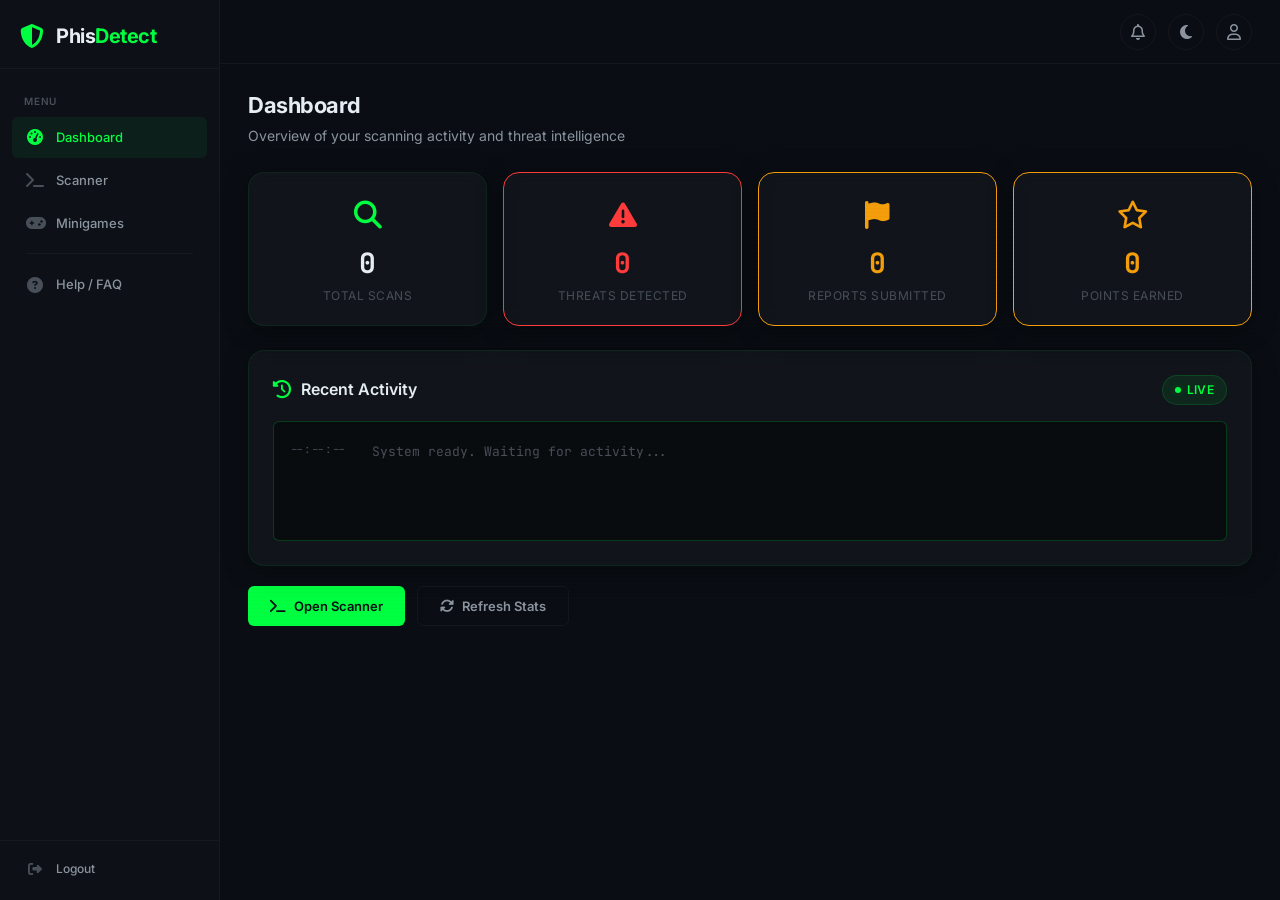
<file: frontend/dashboard.html>
<!DOCTYPE html>
<html lang="en" data-theme="dark">
<head>
    <script>
        (function () {
            function themeFromUrl() {
                try {
                    var t = new URLSearchParams(window.location.search).get('theme');
                    return (t === 'light' || t === 'dark') ? t : null;
                } catch (e) { return null; }
            }
            var theme = themeFromUrl();
            if (!theme) {
                try {
                    var saved = localStorage.getItem('phisdetect-theme');
                    if (saved === 'light' || saved === 'dark') theme = saved;
                } catch (e) {}
            }
            if (theme) {
                document.documentElement.setAttribute('data-theme', theme);
            }
        })();
    </script>
    <meta charset="UTF-8" />
    <meta name="viewport" content="width=device-width, initial-scale=1.0" />
    <title>PhisDetect</title>

    <!-- Meta tags -->
    <meta name="description" content="PhisDetect" />
    <meta name="theme-color" content="#00ff41" />

    <!-- Favicon -->
    <link rel="icon" href="data:image/svg+xml,%3Csvg xmlns='http://www.w3.org/2000/svg' viewBox='0 0 32 32'%3E%3Cpath d='M16 2L4 7v8c0 5.5 4.2 10.7 12 13 7.8-2.3 12-7.5 12-13V7z' fill='%2300ff41' opacity='0.9'/%3E%3Cpath d='M16 4L6 8.5v6.5c0 4.5 3.5 9 10 11 6.5-2 10-6.5 10-11V8.5z' fill='%231a1a2e'/%3E%3Cpath d='M14.5 18l-4-4 1.5-1.5L14.5 15 20 9.5l1.5 1.5z' fill='%2300ff41'/%3E%3C/svg%3E" />
    <link rel="apple-touch-icon" href="data:image/svg+xml,%3Csvg xmlns='http://www.w3.org/2000/svg' viewBox='0 0 32 32'%3E%3Cpath d='M16 2L4 7v8c0 5.5 4.2 10.7 12 13 7.8-2.3 12-7.5 12-13V7z' fill='%2300ff41' opacity='0.9'/%3E%3Cpath d='M16 4L6 8.5v6.5c0 4.5 3.5 9 10 11 6.5-2 10-6.5 10-11V8.5z' fill='%231a1a2e'/%3E%3Cpath d='M14.5 18l-4-4 1.5-1.5L14.5 15 20 9.5l1.5 1.5z' fill='%2300ff41'/%3E%3C/svg%3E" />

    <!-- Open Graph -->
    <meta property="og:title" content="PhisDetect" />
    <meta property="og:description" content="PhisDetect" />
    <meta property="og:type" content="website" />

    <!-- Google Fonts: Inter + JetBrains Mono -->
    <link rel="preconnect" href="https://fonts.googleapis.com" />
    <link rel="preconnect" href="https://fonts.gstatic.com" crossorigin />
    <link href="https://fonts.googleapis.com/css2?family=Inter:opsz,wght@14..32,400;14..32,500;14..32,600;14..32,700;14..32,800&family=JetBrains+Mono:wght@400;500;600;700&display=swap" rel="stylesheet" />

    <!-- Font Awesome 6 -->
    <link rel="stylesheet" href="https://cdnjs.cloudflare.com/ajax/libs/font-awesome/6.5.1/css/all.min.css" />

    <!-- Custom Styles -->
    <link rel="stylesheet" href="css/main.css?v=9" />
    <link rel="stylesheet" href="css/layout.css?v=9" />
    <link rel="stylesheet" href="css/components.css?v=17" />
    <link rel="stylesheet" href="css/terminal.css?v=7" />
    <link rel="stylesheet" href="css/status.css" />
    <link rel="stylesheet" href="css/responsive.css" />
</head>

<body>
    <!-- Terminal Grid Background -->
    <div class="terminal-grid"></div>

    <!-- Scanline Overlay -->
    <div class="scanlines scanlines-subtle"></div>

    <!-- Sidebar Overlay (mobile) -->
    <div class="sidebar-overlay" id="sidebarOverlay"></div>

    <!-- ============================================
    APP WRAPPER
    ============================================ -->
    <div class="app">

        <!-- ============================================
        SIDEBAR
        ============================================ -->
        <aside class="sidebar" id="sidebar" role="navigation" aria-label="Main navigation">
            <!-- Brand -->
            <div class="sidebar-brand">
                <i class="fa-solid fa-shield-halved brand-icon"></i>
                <div>
                    <div class="brand-text">Phis<span class="highlight">Detect</span></div>
                </div>
            </div>

            <!-- Navigation -->
            <nav class="sidebar-nav">
                <div class="nav-section-label">Menu</div>

                <a class="sidebar-item active" data-page="dashboard" href="dashboard.html" aria-current="page">
                    <i class="fa-solid fa-gauge-high"></i>
                    <span>Dashboard</span>
                </a>

                <a class="sidebar-item" data-page="scanner" href="index.html">
                    <i class="fa-solid fa-terminal"></i>
                    <span>Scanner</span>
                </a>

                <a class="sidebar-item" data-page="minigames" href="minigames.html">
                    <i class="fa-solid fa-gamepad"></i>
                    <span>Minigames</span>
                </a>

                <div class="sidebar-divider"></div>

                <a class="sidebar-item" data-page="help" href="help.html">
                    <i class="fa-solid fa-circle-question"></i>
                    <span>Help / FAQ</span>
                </a>
            </nav>

            <!-- Sidebar Footer -->
            <div class="sidebar-footer">
                <button class="sidebar-item" id="logoutBtn">
                    <i class="fa-solid fa-right-from-bracket"></i>
                    <span>Logout</span>
                </button>
            </div>
        </aside>

        <!-- ============================================
        MAIN WRAPPER
        ============================================ -->
        <div class="main-wrapper">

            <!-- ============================================
            HEADER
            ============================================ -->
            <header class="header">
                <div class="header-left">
                    <button class="header-menu-toggle" id="menuToggle" aria-label="Toggle menu">
                        <i class="fa-solid fa-bars"></i>
                    </button>
                </div>

                <div class="header-right">
                    <button class="header-btn" id="notifButton" aria-label="Notifications">
                        <i class="fa-regular fa-bell"></i>
                        <span class="badge" id="notifBadge">3</span>
                    </button>

                    <button class="header-btn" id="themeToggle" aria-label="Toggle theme">
                        <i class="fa-solid fa-moon"></i>
                    </button>

                    <button class="header-btn" id="profileButton" aria-label="Profile">
                        <i class="fa-regular fa-user"></i>
                    </button>
                </div>
            </header>

            <!-- ============================================
            MAIN CONTENT
            ============================================ -->
            <main class="main-content">

                <!-- Page Header -->
                <div class="page-header">
                    <h1>
                        Dashboard
                    </h1>
                    <p>Overview of your scanning activity and threat intelligence</p>
                </div>

                <!-- ==========================================
                STATS GRID
                ========================================== -->
                <div class="stats-grid">
                    <!-- Total Scans -->
                    <div class="card stat-card">
                        <div class="stat-icon">
                            <i class="fa-solid fa-magnifying-glass"></i>
                        </div>
                        <div class="stat-number" id="totalScans">0</div>
                        <div class="stat-caption">Total Scans</div>
                    </div>

                    <!-- Threats Detected -->
                    <div class="card stat-card threats">
                        <div class="stat-icon">
                            <i class="fa-solid fa-triangle-exclamation"></i>
                        </div>
                        <div class="stat-number" id="threatsDetected">0</div>
                        <div class="stat-caption">Threats Detected</div>
                    </div>

                    <!-- Reports Submitted -->
                    <div class="card stat-card reports">
                        <div class="stat-icon">
                            <i class="fa-solid fa-flag"></i>
                        </div>
                        <div class="stat-number" id="reportsSubmitted">0</div>
                        <div class="stat-caption">Reports Submitted</div>
                    </div>

                    <!-- Points Earned -->
                    <div class="card stat-card points">
                        <div class="stat-icon">
                            <i class="fa-regular fa-star"></i>
                        </div>
                        <div class="stat-number" id="pointsEarned">0</div>
                        <div class="stat-caption">Points Earned</div>
                    </div>
                </div>

                <!-- ==========================================
                RECENT ACTIVITY
                ========================================== -->
                <div class="card">
                    <div class="card-header">
                        <div class="card-title">
                            <i class="fa-solid fa-clock-rotate-left"></i>
                            Recent Activity
                        </div>
                        <span class="status-badge green">
                            <span class="badge-dot"></span>
                            Live
                        </span>
                    </div>
                    <div class="card-body">
                        <div class="terminal-log" id="activityLog">
                            <div class="log-line">
                                <span class="log-time">--:--:--</span>
                                <span class="log-gray">System ready. Waiting for activity...</span>
                            </div>
                        </div>
                    </div>
                </div>

                <!-- ==========================================
                QUICK ACTIONS
                ========================================== -->
                <div class="quick-actions">
                    <a href="index.html" class="btn btn-primary">
                        <i class="fa-solid fa-terminal"></i>
                        Open Scanner
                    </a>
                    <button class="btn btn-secondary" onclick="location.reload();">
                        <i class="fa-solid fa-rotate"></i>
                        Refresh Stats
                    </button>
                </div>

            </main><!-- /main-content -->

        </div><!-- /main-wrapper -->

    </div><!-- /app -->

    <!-- ============================================
    DROPDOWN PANELS
    ============================================ -->

    <!-- Notification Dropdown -->
    <div class="dropdown-panel" id="notificationPanel" role="menu" aria-hidden="true">
        <div class="dropdown-header">
            <span><i class="fa-regular fa-bell panel-icon"></i>Notifications</span>
            <button class="mark-all-read">Mark all read</button>
        </div>
        <div class="dropdown-body" id="notificationList"></div>
    </div>

    <!-- Profile Dropdown -->
    <div class="dropdown-panel" id="profilePanel" role="menu" aria-hidden="true">
        <div class="profile-header">
            <div class="profile-avatar">
                <i class="fa-solid fa-user"></i>
            </div>
            <div class="profile-info">
                <div class="profile-name">Guest User</div>
                <div class="profile-points"><i class="fa-regular fa-star star-icon"></i> 0 points</div>
            </div>
        </div>
        <div class="profile-stats">
            <div class="stat-item">
                <span class="stat-value">0</span>
                <span class="stat-label">Reports</span>
            </div>
            <div class="stat-item">
                <span class="stat-value">#--</span>
                <span class="stat-label">Rank</span>
            </div>
        </div>
        <button class="dropdown-item" id="settingsBtn">
            <i class="fa-solid fa-gear"></i> Settings
        </button>
        <button class="dropdown-item" id="logoutBtnDropdown">
            <i class="fa-solid fa-right-from-bracket"></i> Logout
        </button>
    </div>

    <!-- ============================================
    SCRIPTS
    ============================================ -->

    <!-- Application Scripts -->
    <script src="js/utils.js?v=7"></script>
    <script src="js/theme.js?v=2"></script>
    <script src="js/notifications.js"></script>
    <script src="js/profile.js?v=7"></script>
    <script src="js/navigation.js?v=8"></script>
    <script src="js/dashboard.js?v=7"></script>
    <script src="js/app.js"></script>

</body>
</html>
</file>
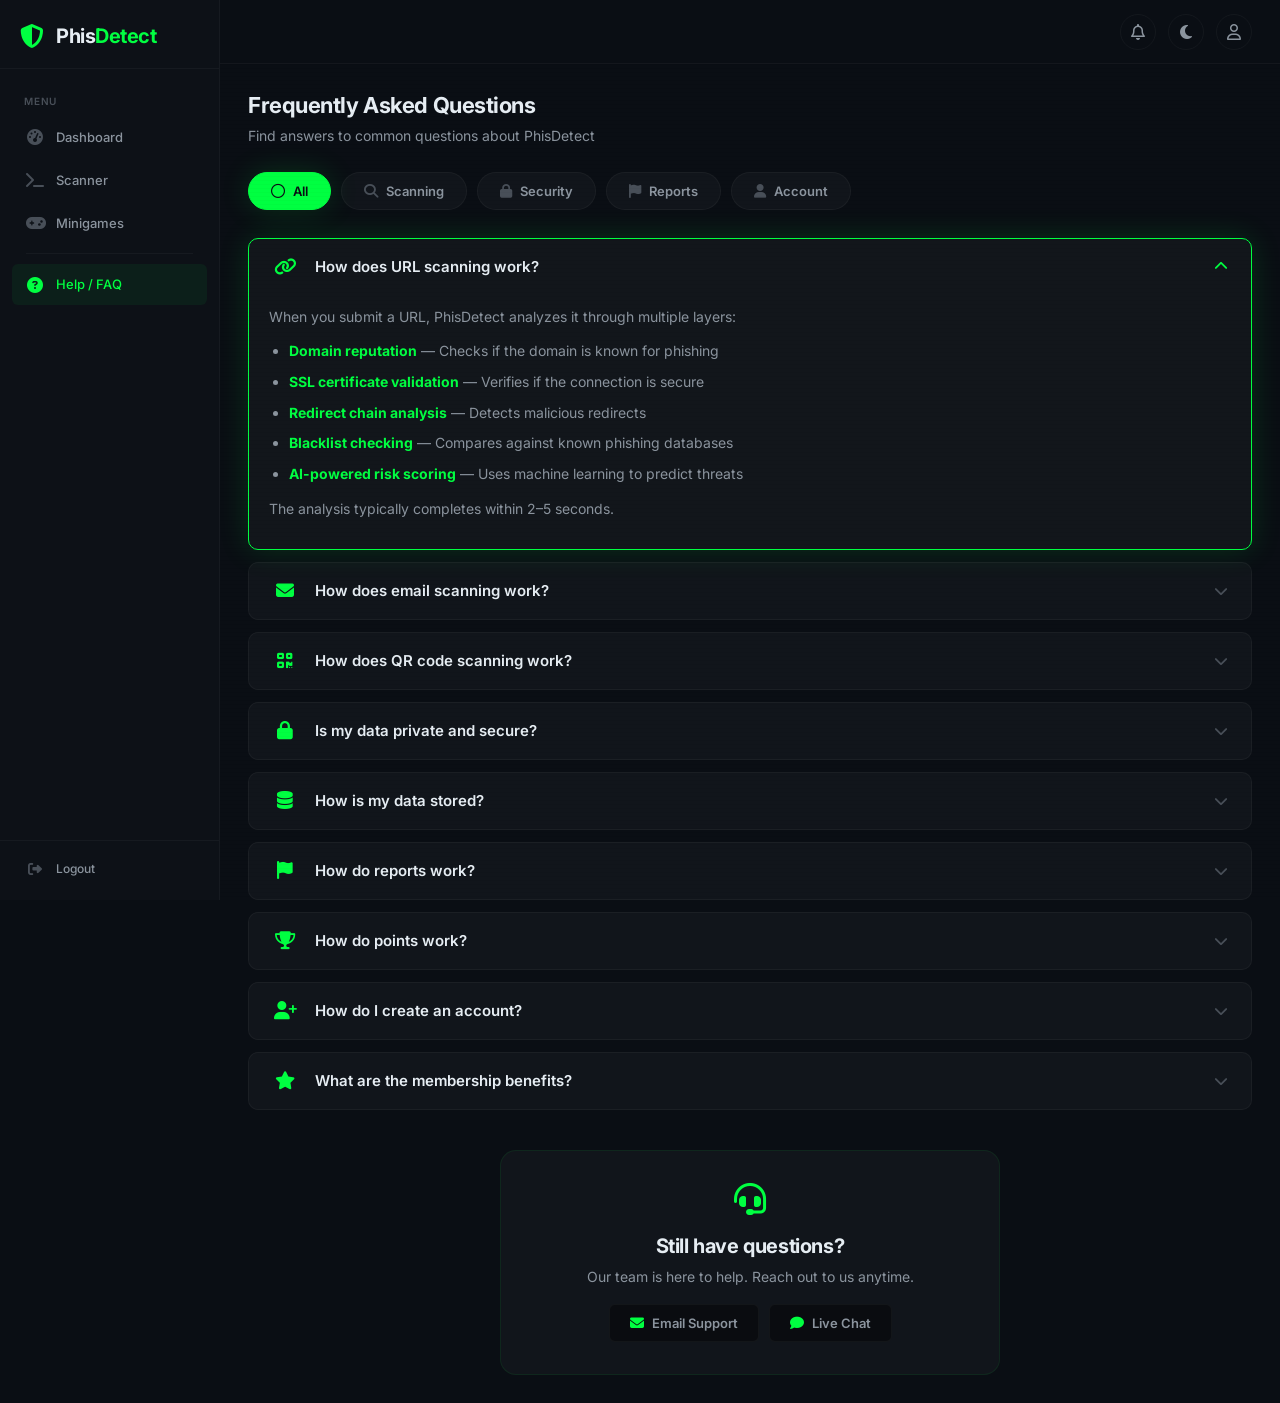
<file: frontend/help.html>
<!DOCTYPE html>
<html lang="en" data-theme="dark">
<head>
    <script>
        (function () {
            function themeFromUrl() {
                try {
                    var t = new URLSearchParams(window.location.search).get('theme');
                    return (t === 'light' || t === 'dark') ? t : null;
                } catch (e) { return null; }
            }
            var theme = themeFromUrl();
            if (!theme) {
                try {
                    var saved = localStorage.getItem('phisdetect-theme');
                    if (saved === 'light' || saved === 'dark') theme = saved;
                } catch (e) {}
            }
            if (theme) {
                document.documentElement.setAttribute('data-theme', theme);
            }
        })();
    </script>
    <meta charset="UTF-8" />
    <meta name="viewport" content="width=device-width, initial-scale=1.0" />
    <title>PhisDetect</title>

    <!-- Meta tags -->
    <meta name="description" content="PhisDetect" />
    <meta name="theme-color" content="#00ff41" />

    <!-- Favicon -->
    <link rel="icon" href="data:image/svg+xml,%3Csvg xmlns='http://www.w3.org/2000/svg' viewBox='0 0 32 32'%3E%3Cpath d='M16 2L4 7v8c0 5.5 4.2 10.7 12 13 7.8-2.3 12-7.5 12-13V7z' fill='%2300ff41' opacity='0.9'/%3E%3Cpath d='M16 4L6 8.5v6.5c0 4.5 3.5 9 10 11 6.5-2 10-6.5 10-11V8.5z' fill='%231a1a2e'/%3E%3Cpath d='M14.5 18l-4-4 1.5-1.5L14.5 15 20 9.5l1.5 1.5z' fill='%2300ff41'/%3E%3C/svg%3E" />
    <link rel="apple-touch-icon" href="data:image/svg+xml,%3Csvg xmlns='http://www.w3.org/2000/svg' viewBox='0 0 32 32'%3E%3Cpath d='M16 2L4 7v8c0 5.5 4.2 10.7 12 13 7.8-2.3 12-7.5 12-13V7z' fill='%2300ff41' opacity='0.9'/%3E%3Cpath d='M16 4L6 8.5v6.5c0 4.5 3.5 9 10 11 6.5-2 10-6.5 10-11V8.5z' fill='%231a1a2e'/%3E%3Cpath d='M14.5 18l-4-4 1.5-1.5L14.5 15 20 9.5l1.5 1.5z' fill='%2300ff41'/%3E%3C/svg%3E" />

    <!-- Open Graph -->
    <meta property="og:title" content="PhisDetect" />
    <meta property="og:description" content="PhisDetect" />
    <meta property="og:type" content="website" />

    <!-- Google Fonts: Inter + JetBrains Mono -->
    <link rel="preconnect" href="https://fonts.googleapis.com" />
    <link rel="preconnect" href="https://fonts.gstatic.com" crossorigin />
    <link href="https://fonts.googleapis.com/css2?family=Inter:opsz,wght@14..32,400;14..32,500;14..32,600;14..32,700;14..32,800&family=JetBrains+Mono:wght@400;500;600;700&display=swap" rel="stylesheet" />

    <!-- Font Awesome 6 -->
    <link rel="stylesheet" href="https://cdnjs.cloudflare.com/ajax/libs/font-awesome/6.5.1/css/all.min.css" />

    <!-- Custom Styles -->
    <link rel="stylesheet" href="css/main.css?v=9" />
    <link rel="stylesheet" href="css/layout.css?v=9" />
    <link rel="stylesheet" href="css/components.css?v=17" />
    <link rel="stylesheet" href="css/terminal.css?v=7" />
    <link rel="stylesheet" href="css/status.css" />
    <link rel="stylesheet" href="css/responsive.css" />
</head>

<body>
    <!-- Terminal Grid Background -->
    <div class="terminal-grid"></div>

    <!-- Scanline Overlay -->
    <div class="scanlines scanlines-subtle"></div>

    <!-- Sidebar Overlay (mobile) -->
    <div class="sidebar-overlay" id="sidebarOverlay"></div>

    <!-- ============================================
    APP WRAPPER
    ============================================ -->
    <div class="app">

        <!-- ============================================
        SIDEBAR
        ============================================ -->
        <aside class="sidebar" id="sidebar" role="navigation" aria-label="Main navigation">
            <!-- Brand -->
            <div class="sidebar-brand">
                <i class="fa-solid fa-shield-halved brand-icon"></i>
                <div>
                    <div class="brand-text">Phis<span class="highlight">Detect</span></div>
                </div>
            </div>

            <!-- Navigation -->
            <nav class="sidebar-nav">
                <div class="nav-section-label">Menu</div>

                <a class="sidebar-item" data-page="dashboard" href="dashboard.html">
                    <i class="fa-solid fa-gauge-high"></i>
                    <span>Dashboard</span>
                </a>

                <a class="sidebar-item" data-page="scanner" href="index.html">
                    <i class="fa-solid fa-terminal"></i>
                    <span>Scanner</span>
                </a>

                <a class="sidebar-item" data-page="minigames" href="minigames.html">
                    <i class="fa-solid fa-gamepad"></i>
                    <span>Minigames</span>
                </a>

                <div class="sidebar-divider"></div>

                <a class="sidebar-item active" data-page="help" href="help.html" aria-current="page">
                    <i class="fa-solid fa-circle-question"></i>
                    <span>Help / FAQ</span>
                </a>
            </nav>

            <!-- Sidebar Footer -->
            <div class="sidebar-footer">
                <button class="sidebar-item" id="logoutBtn">
                    <i class="fa-solid fa-right-from-bracket"></i>
                    <span>Logout</span>
                </button>
            </div>
        </aside>

        <!-- ============================================
        MAIN WRAPPER
        ============================================ -->
        <div class="main-wrapper">

            <!-- ============================================
            HEADER
            ============================================ -->
            <header class="header">
                <div class="header-left">
                    <button class="header-menu-toggle" id="menuToggle" aria-label="Toggle menu">
                        <i class="fa-solid fa-bars"></i>
                    </button>
                </div>

                <div class="header-right">
                    <button class="header-btn" id="notifButton" aria-label="Notifications">
                        <i class="fa-regular fa-bell"></i>
                        <span class="badge" id="notifBadge">3</span>
                    </button>

                    <button class="header-btn" id="themeToggle" aria-label="Toggle theme">
                        <i class="fa-solid fa-moon"></i>
                    </button>

                    <button class="header-btn" id="profileButton" aria-label="Profile">
                        <i class="fa-regular fa-user"></i>
                    </button>
                </div>
            </header>

            <!-- ============================================
            MAIN CONTENT
            ============================================ -->
            <main class="main-content">

                <!-- Page Header -->
                <div class="page-header">
                    <h1>
                        Frequently Asked Questions
                    </h1>
                    <p>Find answers to common questions about PhisDetect</p>
                </div>

                <!-- Category Filters -->
                <div class="help-categories">
                    <button class="category-btn active" data-category="all">
                        <i class="fa-regular fa-circle"></i>
                        All
                    </button>
                    <button class="category-btn" data-category="scanning">
                        <i class="fa-solid fa-magnifying-glass"></i>
                        Scanning
                    </button>
                    <button class="category-btn" data-category="security">
                        <i class="fa-solid fa-lock"></i>
                        Security
                    </button>
                    <button class="category-btn" data-category="reports">
                        <i class="fa-solid fa-flag"></i>
                        Reports
                    </button>
                    <button class="category-btn" data-category="account">
                        <i class="fa-solid fa-user"></i>
                        Account
                    </button>
                </div>

                <!-- FAQ Accordion -->
                <div class="faq-accordion">

                    <!-- ==========================================
                    CATEGORY: SCANNING
                    ========================================== -->

                    <!-- FAQ 1: URL Scanning -->
                    <div class="faq-item active" data-category="scanning">
                        <div class="faq-question" role="button" tabindex="0" aria-expanded="true">
                            <span class="faq-icon"><i class="fa-solid fa-link"></i></span>
                            <span class="faq-question-text">How does URL scanning work?</span>
                            <span class="faq-toggle"><i class="fa-solid fa-chevron-down"></i></span>
                        </div>
                        <div class="faq-answer">
                            <div>
                            <p>When you submit a URL, PhisDetect analyzes it through multiple layers:</p>
                            <ul>
                                <li><strong>Domain reputation</strong> — Checks if the domain is known for phishing</li>
                                <li><strong>SSL certificate validation</strong> — Verifies if the connection is secure</li>
                                <li><strong>Redirect chain analysis</strong> — Detects malicious redirects</li>
                                <li><strong>Blacklist checking</strong> — Compares against known phishing databases</li>
                                <li><strong>AI-powered risk scoring</strong> — Uses machine learning to predict threats</li>
                            </ul>
                            <p>The analysis typically completes within 2–5 seconds.</p>
                            </div>
                        </div>
                    </div>

                    <!-- FAQ 2: Email Scanning -->
                    <div class="faq-item" data-category="scanning">
                        <div class="faq-question" role="button" tabindex="0" aria-expanded="false">
                            <span class="faq-icon"><i class="fa-solid fa-envelope"></i></span>
                            <span class="faq-question-text">How does email scanning work?</span>
                            <span class="faq-toggle"><i class="fa-solid fa-chevron-down"></i></span>
                        </div>
                        <div class="faq-answer">
                            <div>
                            <p>Our email scanner examines several aspects of suspicious emails:</p>
                            <ul>
                                <li><strong>Natural Language Processing</strong> — Detects urgent or manipulative language</li>
                                <li><strong>Grammar analysis</strong> — Identifies poor grammar common in phishing</li>
                                <li><strong>Link extraction</strong> — Finds and analyzes embedded links</li>
                                <li><strong>Sender domain verification</strong> — Checks if the sender is legitimate</li>
                                <li><strong>Attachment scanning</strong> — Detects suspicious file types</li>
                                <li><strong>Spoofing detection</strong> — Identifies impersonation attempts</li>
                            </ul>
                            <p>Simply paste the email content or headers and we'll handle the rest.</p>
                            </div>
                        </div>
                    </div>

                    <!-- FAQ 3: QR Scanning -->
                    <div class="faq-item" data-category="scanning">
                        <div class="faq-question" role="button" tabindex="0" aria-expanded="false">
                            <span class="faq-icon"><i class="fa-solid fa-qrcode"></i></span>
                            <span class="faq-question-text">How does QR code scanning work?</span>
                            <span class="faq-toggle"><i class="fa-solid fa-chevron-down"></i></span>
                        </div>
                        <div class="faq-answer">
                            <div>
                            <p>QR scanning follows a simple process:</p>
                            <ul>
                                <li><strong>Image upload</strong> — Upload a QR code image or drag and drop</li>
                                <li><strong>Decoding</strong> — Extract the URL from the QR code</li>
                                <li><strong>URL analysis</strong> — The extracted URL is automatically scanned using our threat detection</li>
                                <li><strong>Risk assessment</strong> — Get a detailed threat analysis with confidence scores</li>
                            </ul>
                            <p>This is perfect for verifying QR codes you find in emails, posters, or physical locations.</p>
                            </div>
                        </div>
                    </div>

                    <!-- ==========================================
                    CATEGORY: SECURITY
                    ========================================== -->

                    <!-- FAQ 4: Privacy -->
                    <div class="faq-item" data-category="security">
                        <div class="faq-question" role="button" tabindex="0" aria-expanded="false">
                            <span class="faq-icon"><i class="fa-solid fa-lock"></i></span>
                            <span class="faq-question-text">Is my data private and secure?</span>
                            <span class="faq-toggle"><i class="fa-solid fa-chevron-down"></i></span>
                        </div>
                        <div class="faq-answer">
                            <div>
                            <p>Absolutely. We take your privacy seriously:</p>
                            <ul>
                                <li><strong>No data storage</strong> — URLs and emails are analyzed in real-time and not permanently stored</li>
                                <li><strong>Anonymous scanning</strong> — No personal information is required</li>
                                <li><strong>Secure connection</strong> — All data is transmitted over HTTPS</li>
                                <li><strong>No third-party sharing</strong> — Your scans and reports are kept confidential</li>
                                <li><strong>Regular security audits</strong> — We continuously monitor and improve our security</li>
                            </ul>
                            <p>We recommend using PhisDetect as a tool, but always exercise caution online.</p>
                            </div>
                        </div>
                    </div>

                    <!-- FAQ 5: Data Storage -->
                    <div class="faq-item" data-category="security">
                        <div class="faq-question" role="button" tabindex="0" aria-expanded="false">
                            <span class="faq-icon"><i class="fa-solid fa-database"></i></span>
                            <span class="faq-question-text">How is my data stored?</span>
                            <span class="faq-toggle"><i class="fa-solid fa-chevron-down"></i></span>
                        </div>
                        <div class="faq-answer">
                            <div>
                            <p>Data storage follows these principles:</p>
                            <ul>
                                <li><strong>Minimal collection</strong> — We only store what's necessary for your reports</li>
                                <li><strong>Encrypted database</strong> — All stored data is encrypted</li>
                                <li><strong>Anonymous reports</strong> — Report submissions are anonymized</li>
                                <li><strong>Data retention</strong> — Historical data is retained to track trends</li>
                                <li><strong>GDPR compliant</strong> — We follow data protection regulations</li>
                            </ul>
                            <p>You can request data deletion at any time through your account settings.</p>
                            </div>
                        </div>
                    </div>

                    <!-- ==========================================
                    CATEGORY: REPORTS
                    ========================================== -->

                    <!-- FAQ 6: Reports -->
                    <div class="faq-item" data-category="reports">
                        <div class="faq-question" role="button" tabindex="0" aria-expanded="false">
                            <span class="faq-icon"><i class="fa-solid fa-flag"></i></span>
                            <span class="faq-question-text">How do reports work?</span>
                            <span class="faq-toggle"><i class="fa-solid fa-chevron-down"></i></span>
                        </div>
                        <div class="faq-answer">
                            <div>
                            <p>When you submit a threat report:</p>
                            <ul>
                                <li><strong>Report submission</strong> — Click the "Report Threat" button after analysis</li>
                                <li><strong>Automated reporting</strong> — Reports are sent to cybersecurity organizations</li>
                                <li><strong>Points reward</strong> — You earn <strong>+10 points</strong> for each report</li>
                                <li><strong>History tracking</strong> — All your reports are saved to your dashboard</li>
                                <li><strong>Community protection</strong> — Your report helps protect other users</li>
                            </ul>
                            <p>Each report is reviewed and contributes to our threat intelligence database.</p>
                            </div>
                        </div>
                    </div>

                    <!-- FAQ 7: Points -->
                    <div class="faq-item" data-category="reports">
                        <div class="faq-question" role="button" tabindex="0" aria-expanded="false">
                            <span class="faq-icon"><i class="fa-solid fa-trophy"></i></span>
                            <span class="faq-question-text">How do points work?</span>
                            <span class="faq-toggle"><i class="fa-solid fa-chevron-down"></i></span>
                        </div>
                        <div class="faq-answer">
                            <div>
                            <p>Points are our way of rewarding vigilant users:</p>
                            <ul>
                                <li><strong>+5 points</strong> — Detecting a threat (URL, Email, or QR scan)</li>
                                <li><strong>+10 points</strong> — Submitting a threat report</li>
                                <li><strong>Bonus points</strong> — Extra points for reporting critical threats</li>
                                <li><strong>Leaderboard</strong> — Compete with other users for top ranking</li>
                                <li><strong>Badges</strong> — Achieve milestones and earn special recognition</li>
                            </ul>
                            <p>Your points contribute to your rank on the leaderboard.</p>
                            </div>
                        </div>
                    </div>

                    <!-- ==========================================
                    CATEGORY: ACCOUNT
                    ========================================== -->

                    <!-- FAQ 8: Account Creation -->
                    <div class="faq-item" data-category="account">
                        <div class="faq-question" role="button" tabindex="0" aria-expanded="false">
                            <span class="faq-icon"><i class="fa-solid fa-user-plus"></i></span>
                            <span class="faq-question-text">How do I create an account?</span>
                            <span class="faq-toggle"><i class="fa-solid fa-chevron-down"></i></span>
                        </div>
                        <div class="faq-answer">
                            <div>
                            <p>Creating an account is simple:</p>
                            <ul>
                                <li><strong>Click Settings</strong> — Access the settings option in your profile</li>
                                <li><strong>Sign up</strong> — Enter your email and create a password</li>
                                <li><strong>Verify email</strong> — Confirm your email address</li>
                                <li><strong>Start scanning</strong> — Begin earning points and submitting reports</li>
                            </ul>
                            <p>Coming soon: Google and GitHub OAuth integration!</p>
                            </div>
                        </div>
                    </div>

                    <!-- FAQ 9: Membership Benefits -->
                    <div class="faq-item" data-category="account">
                        <div class="faq-question" role="button" tabindex="0" aria-expanded="false">
                            <span class="faq-icon"><i class="fa-solid fa-star"></i></span>
                            <span class="faq-question-text">What are the membership benefits?</span>
                            <span class="faq-toggle"><i class="fa-solid fa-chevron-down"></i></span>
                        </div>
                        <div class="faq-answer">
                            <div>
                            <p>Free users get full access to all features:</p>
                            <ul>
                                <li><strong>Unlimited URL scans</strong> — Scan as many URLs as you need</li>
                                <li><strong>Email analysis</strong> — Analyze suspicious emails</li>
                                <li><strong>QR decoding</strong> — Extract and scan QR codes</li>
                                <li><strong>Report submissions</strong> — Help protect the community</li>
                                <li><strong>Points and badges</strong> — Earn rewards for your vigilance</li>
                                <li><strong>Leaderboard</strong> — Compete globally</li>
                            </ul>
                            <p>We believe cybersecurity should be accessible to everyone. No hidden fees!</p>
                            </div>
                        </div>
                    </div>

                </div><!-- /faq-accordion -->

                <!-- Contact Section -->
                <div class="help-footer">
                    <div class="contact-card">
                        <i class="fa-solid fa-headset"></i>
                        <h3>Still have questions?</h3>
                        <p>Our team is here to help. Reach out to us anytime.</p>
                        <div class="contact-actions">
                            <button class="contact-btn" onclick="Utils.toast('Support email: support@phisdetect.com', 'info')">
                                <i class="fa-solid fa-envelope"></i>
                                Email Support
                            </button>
                            <button class="contact-btn" onclick="Utils.toast('Live chat coming soon!', 'warning')">
                                <i class="fa-solid fa-comment"></i>
                                Live Chat
                            </button>
                        </div>
                    </div>
                </div>

            </main><!-- /main-content -->

        </div><!-- /main-wrapper -->

    </div><!-- /app -->

    <!-- ============================================
    DROPDOWN PANELS
    ============================================ -->

    <!-- Notification Dropdown -->
    <div class="dropdown-panel" id="notificationPanel" role="menu" aria-hidden="true">
        <div class="dropdown-header">
            <span><i class="fa-regular fa-bell panel-icon"></i>Notifications</span>
            <button class="mark-all-read">Mark all read</button>
        </div>
        <div class="dropdown-body" id="notificationList"></div>
    </div>

    <!-- Profile Dropdown -->
    <div class="dropdown-panel" id="profilePanel" role="menu" aria-hidden="true">
        <div class="profile-header">
            <div class="profile-avatar">
                <i class="fa-solid fa-user"></i>
            </div>
            <div class="profile-info">
                <div class="profile-name">Guest User</div>
                <div class="profile-points"><i class="fa-regular fa-star star-icon"></i> 0 points</div>
            </div>
        </div>
        <div class="profile-stats">
            <div class="stat-item">
                <span class="stat-value">0</span>
                <span class="stat-label">Reports</span>
            </div>
            <div class="stat-item">
                <span class="stat-value">#--</span>
                <span class="stat-label">Rank</span>
            </div>
        </div>
        <button class="dropdown-item" id="settingsBtn">
            <i class="fa-solid fa-gear"></i> Settings
        </button>
        <button class="dropdown-item" id="logoutBtnDropdown">
            <i class="fa-solid fa-right-from-bracket"></i> Logout
        </button>
    </div>

    <!-- ============================================
    SCRIPTS
    ============================================ -->

    <!-- Application Scripts -->
    <script src="js/utils.js?v=7"></script>
    <script src="js/theme.js?v=2"></script>
    <script src="js/notifications.js"></script>
    <script src="js/profile.js?v=7"></script>
    <script src="js/navigation.js?v=8"></script>
    <script src="js/faq.js"></script>
    <script src="js/app.js"></script>

</body>
</html>
</file>
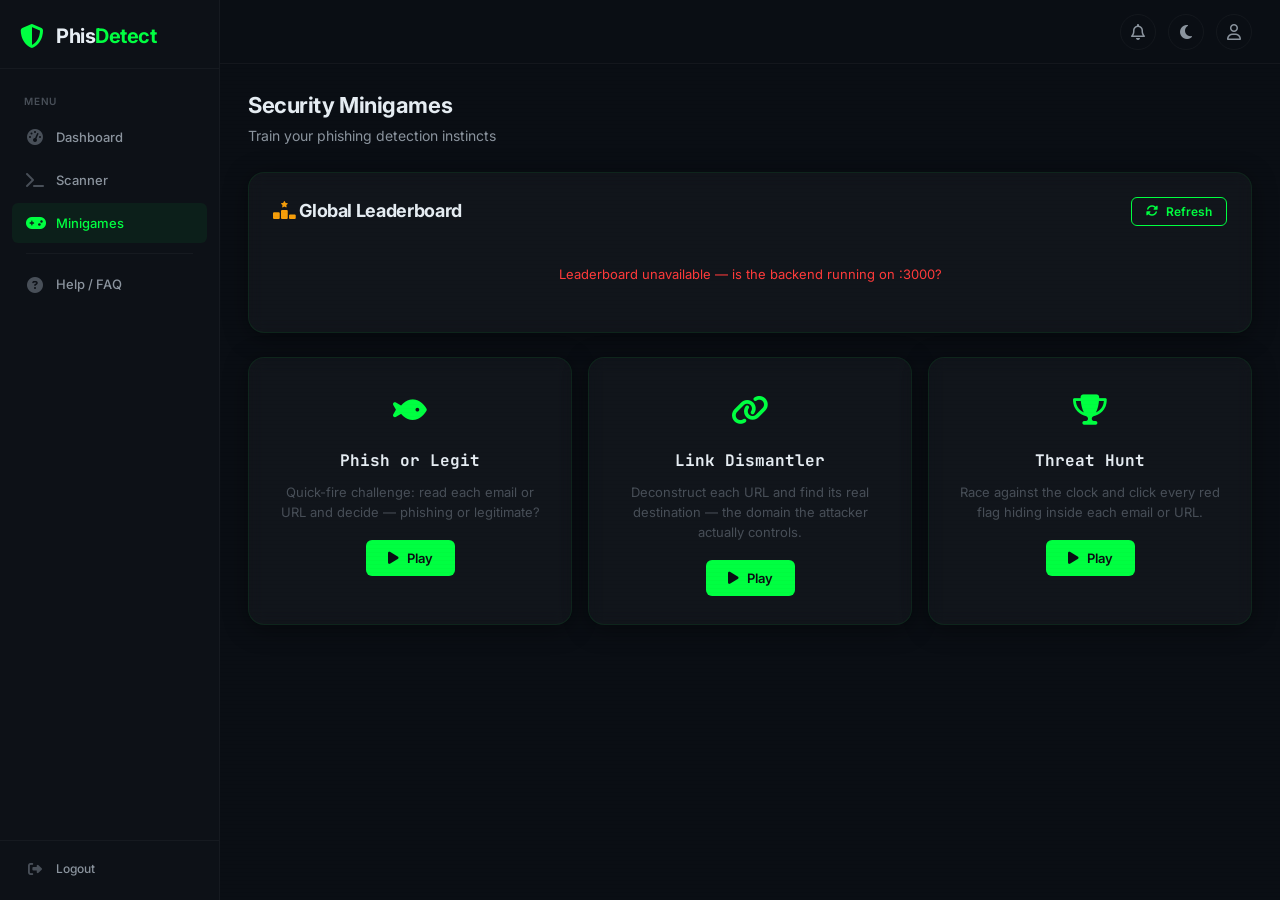
<file: frontend/minigames.html>
<!DOCTYPE html>
<html lang="en" data-theme="dark">
<head>
    <script>
        (function () {
            function themeFromUrl() {
                try {
                    var t = new URLSearchParams(window.location.search).get('theme');
                    return (t === 'light' || t === 'dark') ? t : null;
                } catch (e) { return null; }
            }
            var theme = themeFromUrl();
            if (!theme) {
                try {
                    var saved = localStorage.getItem('phisdetect-theme');
                    if (saved === 'light' || saved === 'dark') theme = saved;
                } catch (e) {}
            }
            if (theme) {
                document.documentElement.setAttribute('data-theme', theme);
            }
        })();
    </script>
    <meta charset="UTF-8" />
    <meta name="viewport" content="width=device-width, initial-scale=1.0" />
    <title>PhisDetect</title>

    <!-- Meta tags -->
    <meta name="description" content="PhisDetect" />
    <meta name="theme-color" content="#00ff41" />

    <!-- Favicon -->
    <link rel="icon" href="data:image/svg+xml,%3Csvg xmlns='http://www.w3.org/2000/svg' viewBox='0 0 32 32'%3E%3Cpath d='M16 2L4 7v8c0 5.5 4.2 10.7 12 13 7.8-2.3 12-7.5 12-13V7z' fill='%2300ff41' opacity='0.9'/%3E%3Cpath d='M16 4L6 8.5v6.5c0 4.5 3.5 9 10 11 6.5-2 10-6.5 10-11V8.5z' fill='%231a1a2e'/%3E%3Cpath d='M14.5 18l-4-4 1.5-1.5L14.5 15 20 9.5l1.5 1.5z' fill='%2300ff41'/%3E%3C/svg%3E" />

    <!-- Google Fonts: Inter + JetBrains Mono -->
    <link rel="preconnect" href="https://fonts.googleapis.com" />
    <link rel="preconnect" href="https://fonts.gstatic.com" crossorigin />
    <link href="https://fonts.googleapis.com/css2?family=Inter:opsz,wght@14..32,400;14..32,500;14..32,600;14..32,700;14..32,800&family=JetBrains+Mono:wght@400;500;600;700&display=swap" rel="stylesheet" />

    <!-- Font Awesome 6 -->
    <link rel="stylesheet" href="https://cdnjs.cloudflare.com/ajax/libs/font-awesome/6.5.1/css/all.min.css" />

    <!-- Custom Styles -->
    <link rel="stylesheet" href="css/main.css?v=9" />
    <link rel="stylesheet" href="css/layout.css?v=9" />
    <link rel="stylesheet" href="css/components.css?v=18" />
    <link rel="stylesheet" href="css/terminal.css?v=7" />
    <link rel="stylesheet" href="css/status.css" />
    <link rel="stylesheet" href="css/responsive.css" />
</head>

<body>
    <!-- Terminal Grid Background -->
    <div class="terminal-grid"></div>

    <!-- Scanline Overlay -->
    <div class="scanlines scanlines-subtle"></div>

    <!-- Sidebar Overlay (mobile) -->
    <div class="sidebar-overlay" id="sidebarOverlay"></div>

    <!-- ============================================
    APP WRAPPER
    ============================================ -->
    <div class="app">

        <!-- ============================================
        SIDEBAR
        ============================================ -->
        <aside class="sidebar" id="sidebar" role="navigation" aria-label="Main navigation">
            <!-- Brand -->
            <div class="sidebar-brand">
                <i class="fa-solid fa-shield-halved brand-icon"></i>
                <div>
                    <div class="brand-text">Phis<span class="highlight">Detect</span></div>
                </div>
            </div>

            <!-- Navigation -->
            <nav class="sidebar-nav">
                <div class="nav-section-label">Menu</div>

                <a class="sidebar-item" data-page="dashboard" href="dashboard.html">
                    <i class="fa-solid fa-gauge-high"></i>
                    <span>Dashboard</span>
                </a>

                <a class="sidebar-item" data-page="scanner" href="index.html">
                    <i class="fa-solid fa-terminal"></i>
                    <span>Scanner</span>
                </a>

                <a class="sidebar-item active" data-page="minigames" href="minigames.html" aria-current="page">
                    <i class="fa-solid fa-gamepad"></i>
                    <span>Minigames</span>
                </a>

                <div class="sidebar-divider"></div>

                <a class="sidebar-item" data-page="help" href="help.html">
                    <i class="fa-solid fa-circle-question"></i>
                    <span>Help / FAQ</span>
                </a>
            </nav>

            <!-- Sidebar Footer -->
            <div class="sidebar-footer">
                <button class="sidebar-item" id="logoutBtn">
                    <i class="fa-solid fa-right-from-bracket"></i>
                    <span>Logout</span>
                </button>
            </div>
        </aside>

        <!-- ============================================
        MAIN WRAPPER
        ============================================ -->
        <div class="main-wrapper">

            <!-- ============================================
            HEADER
            ============================================ -->
            <header class="header">
                <div class="header-left">
                    <button class="header-menu-toggle" id="menuToggle" aria-label="Toggle menu">
                        <i class="fa-solid fa-bars"></i>
                    </button>
                </div>

                <div class="header-right">
                    <button class="header-btn" id="notifButton" aria-label="Notifications">
                        <i class="fa-regular fa-bell"></i>
                        <span class="badge" id="notifBadge">3</span>
                    </button>

                    <button class="header-btn" id="themeToggle" aria-label="Toggle theme">
                        <i class="fa-solid fa-moon"></i>
                    </button>

                    <button class="header-btn" id="profileButton" aria-label="Profile">
                        <i class="fa-regular fa-user"></i>
                    </button>
                </div>
            </header>

            <!-- ============================================
            MAIN CONTENT
            ============================================ -->
            <main class="main-content">

                <!-- Page Header -->
                <div class="page-header">
                    <h1>Security Minigames</h1>
                    <p>Train your phishing detection instincts</p>
                </div>

                <!-- Global Leaderboard -->
                <div class="card">
                    <div class="card-body">
                        <div class="leaderboard-header">
                            <h2><i class="fa-solid fa-ranking-star" style="color: #f59e0b;"></i> Global Leaderboard</h2>
                            <button id="lbRefresh" class="btn btn-outline-primary btn-sm">
                                <i class="fa-solid fa-rotate"></i> Refresh
                            </button>
                        </div>
                        <div id="leaderboardBody" class="leaderboard-body">
                            <p class="lb-empty">Loading&hellip;</p>
                        </div>
                    </div>
                </div>

                <!-- Game Cards -->
                <div class="minigames-grid games-3">

                    <div class="card minigame-card">
                        <div class="minigame-icon"><i class="fa-solid fa-fish"></i></div>
                        <div class="minigame-title">Phish or Legit</div>
                        <p class="minigame-desc">
                            Quick-fire challenge: read each email or URL and decide — phishing or legitimate?
                        </p>
                        <button type="button" class="btn btn-primary" data-open="mg">
                            <i class="fa-solid fa-play"></i> Play
                        </button>
                    </div>

                    <div class="card minigame-card">
                        <div class="minigame-icon"><i class="fa-solid fa-link"></i></div>
                        <div class="minigame-title">Link Dismantler</div>
                        <p class="minigame-desc">
                            Deconstruct each URL and find its real destination — the domain the attacker actually controls.
                        </p>
                        <button type="button" class="btn btn-primary" data-open="ld">
                            <i class="fa-solid fa-play"></i> Play
                        </button>
                    </div>

                    <div class="card minigame-card">
                        <div class="minigame-icon"><i class="fa-solid fa-trophy"></i></div>
                        <div class="minigame-title">Threat Hunt</div>
                        <p class="minigame-desc">
                            Race against the clock and click every red flag hiding inside each email or URL.
                        </p>
                        <button type="button" class="btn btn-primary" data-open="th">
                            <i class="fa-solid fa-play"></i> Play
                        </button>
                    </div>

                </div>

            </main>
        </div><!-- /main-wrapper -->

    </div><!-- /app -->

    <!-- ============================================
    DROPDOWN PANELS
    ============================================ -->

    <!-- Notification Dropdown -->
    <div class="dropdown-panel" id="notificationPanel" role="menu" aria-hidden="true">
        <div class="dropdown-header">
            <span><i class="fa-regular fa-bell panel-icon"></i>Notifications</span>
            <button class="mark-all-read">Mark all read</button>
        </div>
        <div class="dropdown-body" id="notificationList"></div>
    </div>

    <!-- Profile Dropdown -->
    <div class="dropdown-panel" id="profilePanel" role="menu" aria-hidden="true">
        <div class="profile-header">
            <div class="profile-avatar">
                <i class="fa-solid fa-user"></i>
            </div>
            <div class="profile-info">
                <div class="profile-name">Guest User</div>
                <div class="profile-points"><i class="fa-regular fa-star star-icon"></i> 0 points</div>
            </div>
        </div>
        <div class="profile-stats">
            <div class="stat-item">
                <span class="stat-value">0</span>
                <span class="stat-label">Reports</span>
            </div>
            <div class="stat-item">
                <span class="stat-value">#--</span>
                <span class="stat-label">Rank</span>
            </div>
        </div>
        <button class="dropdown-item" id="settingsBtn">
            <i class="fa-solid fa-gear"></i> Settings
        </button>
        <button class="dropdown-item" id="logoutBtnDropdown">
            <i class="fa-solid fa-right-from-bracket"></i> Logout
        </button>
    </div>

    <!-- ============================================
    MINIGAME MODALS
    ============================================ -->

    <!-- Phish or Legit Modal -->
    <div class="modal-overlay" id="mgOverlay" style="display: none;">
        <div class="terminal-modal minigame-modal" role="dialog" aria-modal="true" aria-label="Phish or Legit">
            <div class="terminal-bar">
                <span class="dot dot-red"></span>
                <span class="dot dot-amber"></span>
                <span class="dot dot-green"></span>
                <span class="terminal-title">Phish or Legit</span>
                <button type="button" class="mg-close" id="mgClose" aria-label="Close">
                    <i class="fa-solid fa-xmark"></i>
                </button>
            </div>
            <div class="minigame-body">
                <div class="minigame-play">

                    <!-- Start Screen -->
                    <div id="mgStart" class="minigame-start">
                        <div class="minigame-icon"><i class="fa-solid fa-fish"></i></div>
                        <h2>Phish or Legit</h2>
                        <p>
                            Quick-fire challenge: read each email or URL and decide —
                            is it a phishing attempt, or is it legitimate?
                        </p>
                        <ul class="minigame-rules">
                            <li><i class="fa-solid fa-circle-check" style="color: var(--status-safe);"></i> 10 questions per round</li>
                            <li><i class="fa-solid fa-star" style="color: #f59e0b;"></i> Points scale with difficulty (Easy x1, Normal x2, Hard x3)</li>
                            <li><i class="fa-solid fa-fire-flame-curved" style="color: #f97316;"></i> Chain correct answers for a streak</li>
                        </ul>
                        <div class="minigame-difficulty" data-game="mg">
                            <span class="diff-label">Difficulty</span>
                            <button type="button" class="diff-btn active" data-diff="easy">Easy</button>
                            <button type="button" class="diff-btn" data-diff="normal">Normal</button>
                            <button type="button" class="diff-btn" data-diff="hard">Hard</button>
                        </div>
                        <button id="mgStartBtn" class="btn btn-primary">
                            <i class="fa-solid fa-play"></i> Start Game
                        </button>
                    </div>

                    <!-- Game Screen -->
                    <div id="mgGame" class="minigame-game" style="display: none;">
                        <div class="minigame-hud">
                            <span class="mg-stat" id="mgProgress">Question 1 / 10</span>
                            <span id="mgKind" class="minigame-badge email">Email</span>
                            <span id="mgDiff" class="diff-badge">Normal</span>
                            <span class="mg-stat" id="mgBest">Best: 0 / 0</span>
                            <span class="mg-stat" id="mgScore">Score: <strong>0</strong></span>
                            <span class="mg-stat" id="mgStreak">Streak: <strong>0</strong></span>
                        </div>

                        <div class="minigame-question" id="mgQuestion"></div>

                        <div class="minigame-actions">
                            <button id="mgPhishBtn" class="btn btn-danger">
                                <i class="fa-solid fa-fish"></i> Phish
                            </button>
                            <button id="mgLegitBtn" class="btn btn-success">
                                <i class="fa-solid fa-shield-halved"></i> Legit
                            </button>
                        </div>

                        <div id="mgFeedback" class="minigame-feedback" style="display: none;">
                            <p class="mg-feedback-label" id="mgFeedbackLabel"></p>
                            <p class="mg-explain" id="mgExplain"></p>
                            <button id="mgNextBtn" class="btn btn-primary">
                                Next <i class="fa-solid fa-arrow-right"></i>
                            </button>
                        </div>
                    </div>

                    <!-- Results Screen -->
                    <div id="mgResults" class="minigame-results" style="display: none;">
                        <div class="minigame-icon" id="mgResultIcon"></div>
                        <h2 id="mgResultTitle">Round Complete</h2>
                        <div class="mg-result-score" id="mgResultScore">0 / 10</div>
                        <p id="mgResultDetail"></p>
                        <div class="mg-result-stats" id="mgResultStats"></div>
                        <div class="minigame-difficulty" data-game="mg">
                            <span class="diff-label">Next round difficulty</span>
                            <button type="button" class="diff-btn active" data-diff="easy">Easy</button>
                            <button type="button" class="diff-btn" data-diff="normal">Normal</button>
                            <button type="button" class="diff-btn" data-diff="hard">Hard</button>
                        </div>
                        <button id="mgPlayAgainBtn" class="btn btn-primary">
                            <i class="fa-solid fa-rotate-right"></i> Play Again
                        </button>
                    </div>

                </div>
            </div>
        </div>
    </div>

    <!-- Link Dismantler Modal -->
    <div class="modal-overlay" id="ldOverlay" style="display: none;">
        <div class="terminal-modal minigame-modal" role="dialog" aria-modal="true" aria-label="Link Dismantler">
            <div class="terminal-bar">
                <span class="dot dot-red"></span>
                <span class="dot dot-amber"></span>
                <span class="dot dot-green"></span>
                <span class="terminal-title">Link Dismantler</span>
                <button type="button" class="mg-close" id="ldClose" aria-label="Close">
                    <i class="fa-solid fa-xmark"></i>
                </button>
            </div>
            <div class="minigame-body">
                <div class="minigame-play">

                    <!-- Start Screen -->
                    <div id="ldStart" class="minigame-start">
                        <div class="minigame-icon"><i class="fa-solid fa-link"></i></div>
                        <h2>Link Dismantler</h2>
                        <p>
                            Deconstruct each URL and find its <strong>real destination</strong> —
                            the registrable domain the attacker (or the real site) actually controls.
                        </p>
                        <ul class="minigame-rules">
                            <li><i class="fa-solid fa-circle-check" style="color: var(--status-safe);"></i> 10 URLs per round</li>
                            <li><i class="fa-solid fa-star" style="color: #f59e0b;"></i> Points scale with difficulty (Easy x1, Normal x2, Hard x3)</li>
                            <li><i class="fa-solid fa-code-branch" style="color: #38bdf8;"></i> Subdomains and paths never count — only the core domain</li>
                        </ul>
                        <div class="minigame-difficulty" data-game="ld">
                            <span class="diff-label">Difficulty</span>
                            <button type="button" class="diff-btn active" data-diff="easy">Easy</button>
                            <button type="button" class="diff-btn" data-diff="normal">Normal</button>
                            <button type="button" class="diff-btn" data-diff="hard">Hard</button>
                        </div>
                        <button id="ldStartBtn" class="btn btn-primary">
                            <i class="fa-solid fa-play"></i> Start Game
                        </button>
                    </div>

                    <!-- Game Screen -->
                    <div id="ldGame" class="minigame-game" style="display: none;">
                        <div class="minigame-hud">
                            <span class="mg-stat" id="ldProgress">Question 1 / 10</span>
                            <span id="ldDiff" class="diff-badge">Normal</span>
                            <span class="mg-stat" id="ldBest">Best: 0 / 0</span>
                            <span class="mg-stat" id="ldScore">Score: <strong>0</strong></span>
                            <span class="mg-stat" id="ldStreak">Streak: <strong>0</strong></span>
                        </div>

                        <div class="minigame-question mg-url" id="ldQuestion"></div>

                        <div class="mg-options" id="ldOptions"></div>

                        <div id="ldFeedback" class="minigame-feedback" style="display: none;">
                            <p class="mg-feedback-label" id="ldFeedbackLabel"></p>
                            <p class="mg-explain" id="ldExplain"></p>
                            <button id="ldNextBtn" class="btn btn-primary">
                                Next <i class="fa-solid fa-arrow-right"></i>
                            </button>
                        </div>
                    </div>

                    <!-- Results Screen -->
                    <div id="ldResults" class="minigame-results" style="display: none;">
                        <div class="minigame-icon" id="ldResultIcon"></div>
                        <h2 id="ldResultTitle">Round Complete</h2>
                        <div class="mg-result-score" id="ldResultScore">0 / 10</div>
                        <p id="ldResultDetail"></p>
                        <div class="mg-result-stats" id="ldResultStats"></div>
                        <div class="minigame-difficulty" data-game="ld">
                            <span class="diff-label">Next round difficulty</span>
                            <button type="button" class="diff-btn active" data-diff="easy">Easy</button>
                            <button type="button" class="diff-btn" data-diff="normal">Normal</button>
                            <button type="button" class="diff-btn" data-diff="hard">Hard</button>
                        </div>
                        <button id="ldPlayAgainBtn" class="btn btn-primary">
                            <i class="fa-solid fa-rotate-right"></i> Play Again
                        </button>
                    </div>

                </div>
            </div>
        </div>
    </div>

    <!-- Threat Hunt Modal -->
    <div class="modal-overlay" id="thOverlay" style="display: none;">
        <div class="terminal-modal minigame-modal" role="dialog" aria-modal="true" aria-label="Threat Hunt">
            <div class="terminal-bar">
                <span class="dot dot-red"></span>
                <span class="dot dot-amber"></span>
                <span class="dot dot-green"></span>
                <span class="terminal-title">Threat Hunt</span>
                <button type="button" class="mg-close" id="thClose" aria-label="Close">
                    <i class="fa-solid fa-xmark"></i>
                </button>
            </div>
            <div class="minigame-body">
                <div class="minigame-play">

                    <!-- Start Screen -->
                    <div id="thStart" class="minigame-start">
                        <div class="minigame-icon"><i class="fa-solid fa-trophy"></i></div>
                        <h2>Threat Hunt</h2>
                        <p>
                            Race against the clock! Read each email or dismantled URL and
                            <strong>click every red flag</strong> — the phishing tokens hiding inside.
                        </p>
                        <ul class="minigame-rules">
                            <li><i class="fa-solid fa-circle-check" style="color: var(--status-safe);"></i> 10 challenges per round</li>
                            <li><i class="fa-solid fa-star" style="color: #f59e0b;"></i> Points scale with difficulty (Easy x1, Normal x2, Hard x3)</li>
                            <li><i class="fa-solid fa-stopwatch" style="color: #f97316;"></i> Timer shrinks on harder difficulties (25s / 20s / 15s)</li>
                            <li><i class="fa-solid fa-triangle-exclamation" style="color: #ef4444;"></i> A false alarm or a missed flag ends it</li>
                        </ul>
                        <div class="minigame-difficulty" data-game="th">
                            <span class="diff-label">Difficulty</span>
                            <button type="button" class="diff-btn active" data-diff="easy">Easy</button>
                            <button type="button" class="diff-btn" data-diff="normal">Normal</button>
                            <button type="button" class="diff-btn" data-diff="hard">Hard</button>
                        </div>
                        <button id="thStartBtn" class="btn btn-primary">
                            <i class="fa-solid fa-play"></i> Start Game
                        </button>
                    </div>

                    <!-- Game Screen -->
                    <div id="thGame" class="minigame-game" style="display: none;">
                        <div class="minigame-hud">
                            <span class="mg-stat" id="thProgress">Question 1 / 10</span>
                            <span id="thDiff" class="diff-badge">Normal</span>
                            <span class="mg-stat" id="thBest">Best: 0 / 0</span>
                            <span class="mg-stat" id="thScore">Score: <strong>0</strong></span>
                            <span class="mg-stat" id="thStreak">Streak: <strong>0</strong></span>
                        </div>

                        <div class="th-timer-row">
                            <span class="th-timer-text" id="thTimerText">20s</span>
                            <div class="progress-bar th-timer-bar">
                                <div class="progress-fill red" id="thTimerFill" style="width: 100%;"></div>
                            </div>
                        </div>

                        <div class="th-hint" id="thHint">Click the red flags below. Press <strong>Done</strong> when nothing is left.</div>

                        <div class="th-content" id="thContent"></div>

                        <div class="minigame-actions">
                            <button id="thDoneBtn" class="btn btn-secondary">
                                <i class="fa-solid fa-check"></i> Done
                            </button>
                        </div>

                        <div id="thFeedback" class="minigame-feedback" style="display: none;">
                            <p class="mg-feedback-label" id="thFeedbackLabel"></p>
                            <p class="mg-explain" id="thExplain"></p>
                            <button id="thNextBtn" class="btn btn-primary">
                                Next <i class="fa-solid fa-arrow-right"></i>
                            </button>
                        </div>
                    </div>

                    <!-- Results Screen -->
                    <div id="thResults" class="minigame-results" style="display: none;">
                        <div class="minigame-icon" id="thResultIcon"></div>
                        <h2 id="thResultTitle">Round Complete</h2>
                        <div class="mg-result-score" id="thResultScore">0 / 10</div>
                        <p id="thResultDetail"></p>
                        <div class="mg-result-stats" id="thResultStats"></div>
                        <div class="minigame-difficulty" data-game="th">
                            <span class="diff-label">Next round difficulty</span>
                            <button type="button" class="diff-btn active" data-diff="easy">Easy</button>
                            <button type="button" class="diff-btn" data-diff="normal">Normal</button>
                            <button type="button" class="diff-btn" data-diff="hard">Hard</button>
                        </div>
                        <button id="thPlayAgainBtn" class="btn btn-primary">
                            <i class="fa-solid fa-rotate-right"></i> Play Again
                        </button>
                    </div>

                </div>
            </div>
        </div>
    </div>

    <!-- ============================================
    SCRIPTS
    ============================================ -->

    <!-- Application Scripts -->
    <script src="js/utils.js?v=7"></script>
    <script src="js/theme.js?v=2"></script>
    <script src="js/notifications.js"></script>
    <script src="js/profile.js?v=7"></script>
    <script src="js/navigation.js?v=8"></script>
    <script src="js/minigames.js?v=2"></script>
    <script src="js/app.js"></script>

</body>
</html>
</file>
<file: frontend/css/main.css>
/* ============================================
   MAIN.CSS — Terminal Dashboard Theme
   PhisDetect — Variables, Reset, Base Styles
   ============================================ */

/* ============================================
   1. FONTS
   ============================================ */
/* Fonts are loaded via <link> in each HTML page to avoid render-blocking @import. */

/* ============================================
   2. CSS VARIABLES — Terminal Dashboard
   ============================================ */
:root {
    /* ----- Backgrounds ----- */
    --bg-body: #0a0e14;
    --bg-sidebar: #0d1117;
    --bg-primary: #0e141f;
    --bg-card: rgba(255, 255, 255, 0.03);
    --bg-card-hover: rgba(255, 255, 255, 0.05);
    --bg-input: rgba(0, 0, 0, 0.4);
    --bg-elevated: #111827;
    --bg-active: rgba(0, 255, 65, 0.06);

    /* ----- Borders ----- */
    --border-subtle: rgba(255, 255, 255, 0.04);
    --border-card: rgba(0, 255, 65, 0.08);
    --border-input: rgba(0, 255, 65, 0.2);
    --border-active: rgba(0, 255, 65, 0.3);

    /* ----- Terminal Green (Primary) ----- */
    --green: #00ff41;
    --green-dark: #00cc33;
    --green-darker: #009926;
    --green-light: #33ff66;
    --green-glow: rgba(0, 255, 65, 0.15);
    --green-glow-strong: rgba(0, 255, 65, 0.3);

    /* ----- Text ----- */
    --text-primary: #e6edf3;
    --text-secondary: #8b949e;
    --text-muted: #484f58;
    --text-inverse: #0a0e14;

    /* ----- Status Colors ----- */
    --status-safe: #00ff41;
    --status-safe-glow: rgba(0, 255, 65, 0.2);
    --status-suspicious: #f59e0b;
    --status-suspicious-glow: rgba(245, 158, 11, 0.2);
    --status-danger: #ff3b3b;
    --status-danger-glow: rgba(255, 59, 59, 0.25);
    --status-critical: #ff0000;
    --status-critical-glow: rgba(255, 0, 0, 0.35);

    /* ----- Gradients ----- */
    --gradient-green: linear-gradient(135deg, #00ff41, #00cc33);

    /* ----- Spacing ----- */
    --sidebar-width: 220px;
    --header-height: 64px;
    --nav-height: 60px;

    /* ----- Radius ----- */
    --radius-sm: 6px;
    --radius-md: 10px;
    --radius-lg: 16px;
    --radius-xl: 24px;

    /* ----- Shadows ----- */
    --shadow-card: 0 4px 24px rgba(0, 0, 0, 0.4);
    --shadow-glow: 0 0 40px rgba(0, 255, 65, 0.04);
    --shadow-elevated: 0 8px 32px rgba(0, 0, 0, 0.6);

    /* ----- Transitions ----- */
    --transition-fast: 0.15s ease;
    --transition: 0.25s ease;
    --transition-slow: 0.4s ease;

    /* ----- Glass ----- */
    --glass-blur: blur(8px);
}

/* ============================================
   3. RESET
   ============================================ */
*,
*::before,
*::after {
    box-sizing: border-box;
    margin: 0;
    padding: 0;
}

html {
    scroll-behavior: smooth;
    -webkit-font-smoothing: antialiased;
    -moz-osx-font-smoothing: grayscale;
}

body {
    background-color: var(--bg-body);
    color: var(--text-primary);
    font-family: 'Inter', -apple-system, BlinkMacSystemFont, 'Segoe UI', sans-serif;
    font-size: 14px;
    line-height: 1.6;
    min-height: 100vh;
    margin: 0;
    padding: 0;
    transition: background-color var(--transition);
    position: relative;
}

body::before {
    content: '';
    position: fixed;
    inset: 0;
    pointer-events: none;
    z-index: -1;
    background: radial-gradient(ellipse at 50% -20%, rgba(0, 255, 65, 0.04) 0%, transparent 60%),
                radial-gradient(ellipse at 80% 80%, rgba(0, 255, 65, 0.02) 0%, transparent 50%);
}

body::after {
    content: '';
    position: fixed;
    inset: 0;
    pointer-events: none;
    z-index: -1;
    background-image: 
        radial-gradient(circle at 20% 50%, rgba(0, 255, 65, 0.015) 0%, transparent 50%),
        radial-gradient(circle at 80% 20%, rgba(0, 255, 65, 0.01) 0%, transparent 40%);
}

/* ============================================
   4. TYPOGRAPHY
   ============================================ */
h1,
h2,
h3,
h4,
h5,
h6 {
    color: var(--text-primary);
    font-weight: 700;
    letter-spacing: -0.02em;
    margin: 0;
}

h1 {
    font-size: 28px;
}
h2 {
    font-size: 22px;
}
h3 {
    font-size: 18px;
}
h4 {
    font-size: 16px;
}

p {
    color: var(--text-secondary);
    line-height: 1.6;
    margin: 0;
}

a {
    color: var(--green);
    text-decoration: none;
    transition: color var(--transition-fast);
}

a:not(.btn):hover {
    color: var(--green-light);
}

/* ============================================
   5. TERMINAL FONT UTILITY
   ============================================ */
.terminal-text,
.terminal-input,
.terminal-code {
    font-family: 'JetBrains Mono', 'Fira Code', monospace;
}

.terminal-text {
    font-size: 14px;
    font-weight: 400;
    letter-spacing: -0.01em;
}

.terminal-code {
    font-size: 13px;
    font-weight: 400;
}

/* ============================================
   6. SCROLLBAR — Terminal Green
   ============================================ */
::-webkit-scrollbar {
    width: 6px;
    height: 6px;
}

::-webkit-scrollbar-track {
    background: var(--bg-body);
}

::-webkit-scrollbar-thumb {
    background: rgba(0, 255, 65, 0.2);
    border-radius: 10px;
    transition: background var(--transition);
}

::-webkit-scrollbar-thumb:hover {
    background: var(--green);
    box-shadow: 0 0 20px var(--green-glow);
}

/* ============================================
   7. SELECTION
   ============================================ */
::selection {
    background: var(--green);
    color: var(--text-inverse);
}

::-moz-selection {
    background: var(--green);
    color: var(--text-inverse);
}

/* ============================================
   8. UTILITY CLASSES
   ============================================ */
.hidden {
    display: none !important;
}

.invisible {
    visibility: hidden !important;
}

.sr-only {
    position: absolute !important;
    width: 1px !important;
    height: 1px !important;
    padding: 0 !important;
    margin: -1px !important;
    overflow: hidden !important;
    clip: rect(0, 0, 0, 0) !important;
    border: 0 !important;
}

.text-green {
    color: var(--green);
}

.text-muted {
    color: var(--text-muted);
}

.text-secondary {
    color: var(--text-secondary);
}

.glow-green {
    box-shadow: 0 0 30px var(--green-glow);
}

.border-green {
    border-color: var(--green) !important;
}

/* ============================================
   9. LIGHT MODE OVERRIDES
   ============================================ */
[data-theme="light"] {
    --bg-body: #f0f4f8;
    --bg-sidebar: #e8ecf0;
    --bg-primary: #ffffff;
    --bg-card: rgba(0, 0, 0, 0.02);
    --bg-card-hover: rgba(0, 0, 0, 0.04);
    --bg-input: rgba(0, 0, 0, 0.04);
    --bg-elevated: #ffffff;
    --bg-active: rgba(0, 255, 65, 0.08);

    --border-subtle: rgba(0, 0, 0, 0.06);
    --border-card: rgba(0, 0, 0, 0.08);
    --border-input: rgba(0, 0, 0, 0.15);

    --text-primary: #0a0e14;
    --text-secondary: #3d444a;
    --text-muted: #8b949e;
    --text-inverse: #ffffff;

    --shadow-card: 0 4px 24px rgba(0, 0, 0, 0.08);
    --shadow-elevated: 0 8px 32px rgba(0, 0, 0, 0.12);

    --green: #00b830;
    --green-dark: #009926;
    --green-glow: rgba(0, 184, 48, 0.12);
    --green-glow-strong: rgba(0, 184, 48, 0.2);
}

[data-theme="light"] body {
    background-color: var(--bg-body);
}

[data-theme="light"] body::before {
    background: radial-gradient(ellipse at 50% -20%, rgba(0, 153, 38, 0.05) 0%, transparent 60%),
                radial-gradient(ellipse at 80% 80%, rgba(0, 153, 38, 0.03) 0%, transparent 50%);
}

[data-theme="light"] body::after {
    background-image: 
        radial-gradient(circle at 20% 50%, rgba(0, 153, 38, 0.02) 0%, transparent 50%),
        radial-gradient(circle at 80% 20%, rgba(0, 153, 38, 0.015) 0%, transparent 40%);
}

[data-theme="light"] ::selection {
    background: var(--green);
    color: #ffffff;
}

[data-theme="light"] ::-moz-selection {
    background: var(--green);
    color: #ffffff;
}

[data-theme="light"] ::-webkit-scrollbar-track {
    background: var(--bg-body);
}

[data-theme="light"] ::-webkit-scrollbar-thumb {
    background: rgba(0, 153, 38, 0.2);
}

[data-theme="light"] ::-webkit-scrollbar-thumb:hover {
    background: var(--green);
}

/* ============================================
   10. REDUCED MOTION — Accessibility
   ============================================ */
@media (prefers-reduced-motion: reduce) {
    *,
    *::before,
    *::after {
        animation-duration: 0.01ms !important;
        animation-iteration-count: 1 !important;
        transition-duration: 0.01ms !important;
        scroll-behavior: auto !important;
    }
}
</file>
<file: frontend/css/layout.css>
/* ============================================
   LAYOUT.CSS — Sidebar + Header + Main Grid
   PhisDetect — Terminal Dashboard
   ============================================ */

/* ============================================
   1. APP WRAPPER
   ============================================ */
.app {
    display: flex;
    min-height: 100vh;
    background: var(--bg-body);
    position: relative;
}

/* ============================================
   2. SIDEBAR
   ============================================ */
.sidebar {
    width: var(--sidebar-width);
    background: var(--bg-sidebar);
    border-right: 1px solid var(--border-subtle);
    display: flex;
    flex-direction: column;
    position: fixed;
    top: 0;
    left: 0;
    bottom: 0;
    z-index: 100;
    transition: transform var(--transition), background var(--transition);
    overflow-y: auto;
    overflow-x: hidden;
}

/* Sidebar Brand */
.sidebar-brand {
    padding: 20px 20px 16px 20px;
    border-bottom: 1px solid var(--border-subtle);
    display: flex;
    align-items: center;
    gap: 12px;
}

.sidebar-brand .brand-icon {
    color: var(--green);
    font-size: 24px;
}

.sidebar-brand .brand-text {
    font-size: 20px;
    font-weight: 700;
    color: var(--text-primary);
    letter-spacing: -0.5px;
}

.sidebar-brand .brand-text .highlight {
    color: var(--green);
}

.sidebar-brand .brand-sub {
    font-size: 10px;
    color: var(--text-muted);
    font-weight: 400;
    letter-spacing: 0.3px;
    text-transform: uppercase;
}

/* Sidebar Navigation */
.sidebar-nav {
    flex: 1;
    padding: 16px 12px;
    display: flex;
    flex-direction: column;
    gap: 2px;
}

.sidebar-nav .nav-section-label {
    font-size: 10px;
    font-weight: 600;
    color: var(--text-muted);
    text-transform: uppercase;
    letter-spacing: 0.8px;
    padding: 8px 12px 6px 12px;
}

/* Sidebar Items */
.sidebar-item {
    display: flex;
    align-items: center;
    gap: 12px;
    padding: 10px 14px;
    border-radius: var(--radius-sm);
    color: var(--text-secondary);
    font-size: 13px;
    font-weight: 500;
    cursor: pointer;
    transition: all var(--transition-fast);
    text-decoration: none;
    border: none;
    background: transparent;
    width: 100%;
    font-family: 'Inter', sans-serif;
    position: relative;
}

.sidebar-item i {
    width: 18px;
    font-size: 16px;
    color: var(--text-muted);
    transition: color var(--transition-fast);
    text-align: center;
}

.sidebar-item:hover {
    background: var(--bg-card);
    color: var(--text-primary);
}

.sidebar-item:hover i {
    color: var(--text-secondary);
}

.sidebar-item.active {
    background: var(--bg-active);
    color: var(--green);
}

.sidebar-item.active i {
    color: var(--green);
}



.sidebar-item .item-badge {
    margin-left: auto;
    background: var(--bg-card);
    color: var(--text-muted);
    font-size: 10px;
    font-weight: 600;
    padding: 2px 8px;
    border-radius: 20px;
    border: 1px solid var(--border-subtle);
}

.sidebar-item.active .item-badge {
    border-color: var(--green);
    color: var(--green);
}

/* Sidebar Divider */
.sidebar-divider {
    height: 1px;
    background: var(--border-subtle);
    margin: 8px 14px;
}

/* Sidebar Footer */
.sidebar-footer {
    padding: 12px 12px 16px 12px;
    border-top: 1px solid var(--border-subtle);
}

.sidebar-footer .sidebar-item {
    font-size: 12px;
    padding: 8px 14px;
}

.sidebar-footer .sidebar-item i {
    font-size: 14px;
}

/* ============================================
   3. SIDEBAR — SCROLLBAR
   ============================================ */
.sidebar::-webkit-scrollbar {
    width: 3px;
}

.sidebar::-webkit-scrollbar-track {
    background: transparent;
}

.sidebar::-webkit-scrollbar-thumb {
    background: var(--border-subtle);
    border-radius: 10px;
}

.sidebar::-webkit-scrollbar-thumb:hover {
    background: var(--green);
}

/* ============================================
   4. MAIN CONTENT WRAPPER
   ============================================ */
.main-wrapper {
    flex: 1;
    margin-left: var(--sidebar-width);
    display: flex;
    flex-direction: column;
    min-height: 100vh;
    transition: margin-left var(--transition);
}

/* ============================================
   5. HEADER
   ============================================ */
.header {
    height: var(--header-height);
    background: var(--bg-body);
    border-bottom: 1px solid var(--border-subtle);
    display: flex;
    align-items: center;
    justify-content: space-between;
    padding: 0 28px;
    position: sticky;
    top: 0;
    z-index: 50;
    transition: background var(--transition), border-color var(--transition);
}

.header-left {
    display: flex;
    align-items: center;
    gap: 16px;
}

/* Mobile hamburger (hidden on desktop) */
.header-menu-toggle {
    display: none;
    background: none;
    border: none;
    color: var(--text-secondary);
    font-size: 20px;
    cursor: pointer;
    padding: 4px;
}

.header-menu-toggle:hover {
    color: var(--text-primary);
}

.header-title {
    font-size: 18px;
    font-weight: 600;
    color: var(--text-primary);
}

.header-title .highlight {
    color: var(--green);
}

.header-subtitle {
    font-size: 12px;
    color: var(--text-muted);
    font-weight: 400;
    margin-left: 8px;
}

.header-right {
    display: flex;
    align-items: center;
    gap: 12px;
}

/* Header Icon Buttons */
.header-btn {
    width: 36px;
    height: 36px;
    border-radius: 50%;
    border: 1px solid var(--border-subtle);
    background: transparent;
    color: var(--text-secondary);
    font-size: 16px;
    cursor: pointer;
    display: flex;
    align-items: center;
    justify-content: center;
    transition: all var(--transition-fast);
    position: relative;
}

.header-btn:hover {
    background: var(--bg-card);
    color: var(--text-primary);
    border-color: var(--border-card);
}

.header-btn .badge {
    position: absolute;
    top: -2px;
    right: -2px;
    background: var(--status-danger);
    color: #fff;
    font-size: 9px;
    font-weight: 700;
    width: 18px;
    height: 18px;
    min-width: 18px;
    min-height: 18px;
    padding: 0;
    line-height: 1;
    border-radius: 50%;
    display: none;
    align-items: center;
    justify-content: center;
    border: 2px solid var(--bg-body);
}

.header-btn .badge.visible {
    display: flex;
    animation: badgePulse 0.4s ease;
}

@keyframes badgePulse {
    0% {
        transform: scale(0.5);
        opacity: 0;
    }
    50% {
        transform: scale(1.2);
    }
    100% {
        transform: scale(1);
        opacity: 1;
    }
}

/* ============================================
   6. MAIN CONTENT AREA
   ============================================ */
.main-content {
    flex: 1;
    padding: 24px 28px 28px 28px;
    background: var(--bg-body);
    transition: background var(--transition);
    animation: pageFadeIn 0.4s ease;
}

@keyframes pageFadeIn {
    from {
        opacity: 0;
        transform: translateY(8px);
    }
    to {
        opacity: 1;
        transform: translateY(0);
    }
}

/* ============================================
   7. PAGE HEADER
   ============================================ */
.page-header {
    margin-bottom: 24px;
}

.page-header h1 {
    font-size: 22px;
    font-weight: 700;
    color: var(--text-primary);
    display: flex;
    align-items: center;
    gap: 10px;
}

.page-header h1 i {
    color: var(--green);
}

.page-header p {
    color: var(--text-secondary);
    font-size: 14px;
    margin-top: 2px;
}

/* ============================================
   8. CORE PANELS
   ============================================ */
.panels {
    display: flex;
    flex-direction: column;
    gap: 20px;
}

/* ============================================
   9. DROPDOWN PANELS
   ============================================ */
.dropdown-panel {
    position: fixed;
    top: calc(var(--header-height) + 8px);
    right: 28px;
    width: 340px;
    max-height: 420px;
    background: var(--bg-elevated);
    border: 1px solid var(--border-card);
    border-radius: var(--radius-md);
    box-shadow: var(--shadow-elevated), 0 0 60px rgba(0, 0, 0, 0.4);
    z-index: 200;
    overflow: hidden;
    display: none;
    backdrop-filter: blur(16px);
    -webkit-backdrop-filter: blur(16px);
    opacity: 0;
    transform: translateY(-8px) scale(0.98);
    transition: opacity 0.2s ease, transform 0.2s ease;
}

.dropdown-panel::before {
    content: '';
    position: absolute;
    top: -6px;
    right: 18px;
    width: 12px;
    height: 12px;
    background: var(--bg-elevated);
    border-left: 1px solid var(--border-card);
    border-top: 1px solid var(--border-card);
    transform: rotate(45deg);
    z-index: 1;
}

.dropdown-panel.show {
    display: block;
    opacity: 1;
    transform: translateY(0) scale(1);
}

#notificationPanel::before {
    right: 82px;
}

#profilePanel::before {
    right: 44px;
}

.dropdown-header {
    display: flex;
    align-items: center;
    justify-content: space-between;
    padding: 14px 16px;
    border-bottom: 1px solid var(--border-subtle);
    font-size: 14px;
    font-weight: 600;
    color: var(--text-primary);
}

.mark-all-read {
    background: none;
    border: none;
    color: var(--green);
    font-size: 12px;
    font-weight: 500;
    cursor: pointer;
    padding: 4px 8px;
    border-radius: var(--radius-sm);
    transition: all var(--transition-fast);
}

.mark-all-read:hover {
    background: var(--bg-active);
}

.dropdown-body {
    max-height: 340px;
    overflow-y: auto;
}

/* Notification Items */
.notification-item {
    display: flex;
    align-items: flex-start;
    gap: 12px;
    padding: 12px 16px;
    border-bottom: 1px solid var(--border-subtle);
    cursor: pointer;
    transition: background var(--transition-fast);
}

.notification-item:hover {
    background: var(--bg-card-hover);
}

.notification-item.unread {
    background: rgba(0, 255, 65, 0.03);
}

.notification-item.read {
    opacity: 0.6;
}

.notif-icon {
    width: 32px;
    height: 32px;
    border-radius: 50%;
    display: flex;
    align-items: center;
    justify-content: center;
    flex-shrink: 0;
    background: rgba(255, 255, 255, 0.04);
    font-size: 14px;
}

.notif-content {
    flex: 1;
    min-width: 0;
}

.notif-content p {
    font-size: 13px;
    color: var(--text-primary);
    line-height: 1.4;
    margin: 0;
}

.notif-content small {
    font-size: 11px;
    color: var(--text-muted);
    margin-top: 2px;
    display: block;
}

.notif-dismiss {
    background: none;
    border: none;
    color: var(--text-muted);
    cursor: pointer;
    padding: 4px;
    font-size: 12px;
    opacity: 0;
    transition: all var(--transition-fast);
    flex-shrink: 0;
}

.notification-item:hover .notif-dismiss {
    opacity: 1;
}

.notif-dismiss:hover {
    color: var(--status-danger);
}

.no-notifs {
    padding: 30px 20px;
    text-align: center;
    color: var(--text-muted);
    font-size: 13px;
}

/* Profile Panel */
.profile-header {
    display: flex;
    align-items: center;
    gap: 14px;
    padding: 18px 16px;
    border-bottom: 1px solid var(--border-subtle);
}

.profile-avatar {
    width: 44px;
    height: 44px;
    border-radius: 50%;
    background: var(--bg-active);
    border: 2px solid var(--green);
    display: flex;
    align-items: center;
    justify-content: center;
    color: var(--green);
    font-size: 18px;
    flex-shrink: 0;
}

.profile-info {
    flex: 1;
    min-width: 0;
}

.profile-name {
    font-size: 15px;
    font-weight: 600;
    color: var(--text-primary);
}

.profile-points {
    font-size: 12px;
    color: var(--text-secondary);
    margin-top: 2px;
}

.profile-stats {
    display: flex;
    padding: 14px 16px;
    border-bottom: 1px solid var(--border-subtle);
    gap: 20px;
}

.profile-stats .stat-item {
    display: flex;
    flex-direction: column;
    align-items: center;
    flex: 1;
}

.profile-stats .stat-item .stat-value {
    font-size: 18px;
    font-weight: 700;
    font-family: 'JetBrains Mono', monospace;
    color: var(--text-primary);
}

.profile-stats .stat-item .stat-label {
    font-size: 11px;
    color: var(--text-muted);
    text-transform: uppercase;
    letter-spacing: 0.5px;
}

.dropdown-item {
    display: flex;
    align-items: center;
    gap: 10px;
    width: 100%;
    padding: 12px 16px;
    background: none;
    border: none;
    border-bottom: 1px solid var(--border-subtle);
    color: var(--text-secondary);
    font-size: 13px;
    font-weight: 500;
    cursor: pointer;
    transition: all var(--transition-fast);
    text-align: left;
    font-family: 'Inter', sans-serif;
}

.dropdown-item:last-child {
    border-bottom: none;
}

.dropdown-item:hover {
    background: var(--bg-card-hover);
    color: var(--text-primary);
}

/* ============================================
   10. SIDEBAR OVERLAY (Mobile)
   ============================================ */
.sidebar-overlay {
    display: none;
    position: fixed;
    top: 0;
    left: 0;
    right: 0;
    bottom: 0;
    background: rgba(0, 0, 0, 0.6);
    z-index: 90;
}

.sidebar-overlay.visible {
    display: block;
}

/* ============================================
   11. LIGHT MODE OVERRIDES
   ============================================ */
[data-theme="light"] .sidebar {
    background: var(--bg-sidebar);
    border-right-color: var(--border-subtle);
}

[data-theme="light"] .header {
    background: var(--bg-body);
    border-bottom-color: var(--border-subtle);
}

[data-theme="light"] .sidebar-item:hover {
    background: var(--bg-card);
}

[data-theme="light"] .sidebar-item.active {
    background: var(--bg-active);
}

[data-theme="light"] .main-content {
    background: var(--bg-body);
}

[data-theme="light"] .header-btn {
    border-color: var(--border-subtle);
}

[data-theme="light"] .header-btn:hover {
    background: var(--bg-card);
    border-color: var(--border-card);
}

[data-theme="light"] .header-btn .badge {
    border-color: var(--bg-body);
}

[data-theme="light"] .dropdown-panel {
    background: var(--bg-elevated);
    border-color: var(--border-card);
    box-shadow: var(--shadow-elevated);
}

[data-theme="light"] .dropdown-header {
    border-bottom-color: var(--border-subtle);
}

[data-theme="light"] .notification-item.unread {
    background: rgba(0, 153, 38, 0.04);
}

[data-theme="light"] .notif-icon {
    background: rgba(0, 0, 0, 0.04);
}

[data-theme="light"] .dropdown-item:hover {
    background: var(--bg-card-hover);
}

[data-theme="light"] .profile-avatar {
    background: var(--bg-active);
    border-color: var(--green);
}

[data-theme="light"] .profile-stats {
    border-bottom-color: var(--border-subtle);
}

[data-theme="light"] .notification-item {
    border-bottom-color: var(--border-subtle);
}
</file>
<file: frontend/css/components.css>
/* ============================================
   COMPONENTS.CSS — Terminal Dashboard Components
   PhisDetect — Cards, Buttons, Inputs, Tabs, Category Buttons
   ============================================ */

/* ============================================
   1. CARDS
   ============================================ */
.card {
    background: var(--bg-card);
    backdrop-filter: var(--glass-blur);
    border: 1px solid var(--border-card);
    border-radius: var(--radius-lg);
    padding: 24px;
    transition: all var(--transition);
    box-shadow: var(--shadow-card);
    animation: cardIn 0.45s cubic-bezier(0.2, 0.7, 0.2, 1) both;
}

@keyframes cardIn {
    from {
        opacity: 0;
        transform: translateY(14px);
    }
    to {
        opacity: 1;
        transform: translateY(0);
    }
}

.stats-grid .stat-card:nth-child(1) { animation-delay: 0.05s; }
.stats-grid .stat-card:nth-child(2) { animation-delay: 0.12s; }
.stats-grid .stat-card:nth-child(3) { animation-delay: 0.19s; }
.stats-grid .stat-card:nth-child(4) { animation-delay: 0.26s; }

.card:hover {
    border-color: var(--border-active);
    box-shadow: var(--shadow-glow);
}

.card-header {
    display: flex;
    align-items: center;
    justify-content: space-between;
    margin-bottom: 16px;
    flex-wrap: wrap;
    gap: 8px;
}

.card-title {
    font-size: 16px;
    font-weight: 600;
    color: var(--text-primary);
    display: flex;
    align-items: center;
    gap: 10px;
}

.card-title i {
    color: var(--green);
    font-size: 18px;
}

.card-subtitle {
    font-size: 13px;
    color: var(--text-secondary);
    margin-top: 2px;
}

.card-body {
    color: var(--text-secondary);
}

.card-footer {
    margin-top: 16px;
    padding-top: 16px;
    border-top: 1px solid var(--border-subtle);
    display: flex;
    justify-content: flex-end;
    gap: 10px;
    flex-wrap: wrap;
}

/* Card variants */
.card-danger {
    border-color: var(--status-danger);
}

.card-danger .card-title i {
    color: var(--status-danger);
}

.card-success {
    border-color: var(--status-safe);
}

.card-success .card-title i {
    color: var(--status-safe);
}

.card-warning {
    border-color: var(--status-suspicious);
}

.card-warning .card-title i {
    color: var(--status-suspicious);
}

/* ============================================
   2. BUTTONS
   ============================================ */
.btn {
    display: inline-flex;
    align-items: center;
    justify-content: center;
    gap: 8px;
    padding: 10px 22px;
    border-radius: var(--radius-sm);
    font-family: 'Inter', sans-serif;
    font-size: 13px;
    font-weight: 600;
    cursor: pointer;
    border: none;
    transition: all var(--transition-fast);
    text-decoration: none;
    white-space: nowrap;
}

.btn i {
    font-size: 14px;
}

/* Primary — Terminal Green */
.btn-primary {
    background: var(--green);
    color: var(--text-inverse);
}

.btn-primary:hover {
    background: var(--green-dark);
    transform: translateY(-1px);
}

.btn-primary:active {
    transform: scale(0.97);
}

/* Secondary — Ghost */
.btn-secondary {
    background: transparent;
    color: var(--text-secondary);
    border: 1px solid var(--border-subtle);
}

.btn-secondary:hover {
    background: var(--bg-card);
    color: var(--text-primary);
    border-color: var(--border-card);
}

/* Danger — Red */
.btn-danger {
    background: var(--status-danger);
    color: #ffffff;
}

.btn-danger:hover {
    background: #cc0000;
    transform: translateY(-1px);
}

/* Success — Green (for safe states) */
.btn-success {
    background: var(--status-safe);
    color: var(--text-inverse);
}

.btn-success:hover {
    background: var(--green-dark);
    transform: translateY(-1px);
}

/* Warning — Amber */
.btn-warning {
    background: var(--status-suspicious);
    color: #ffffff;
}

.btn-warning:hover {
    background: #d97706;
    transform: translateY(-1px);
}

/* Outline variants */
.btn-outline-primary {
    background: transparent;
    color: var(--green);
    border: 1px solid var(--green);
}

.btn-outline-primary:hover {
    background: var(--green);
    color: var(--text-inverse);
}

.btn-outline-danger {
    background: transparent;
    color: var(--status-danger);
    border: 1px solid var(--status-danger);
}

.btn-outline-danger:hover {
    background: var(--status-danger);
    color: #ffffff;
}

/* Size variants */
.btn-sm {
    padding: 6px 14px;
    font-size: 12px;
}

.btn-sm i {
    font-size: 12px;
}

.btn-lg {
    padding: 14px 32px;
    font-size: 15px;
}

.btn-lg i {
    font-size: 16px;
}

.btn-icon {
    padding: 10px;
    width: 40px;
    height: 40px;
    border-radius: 50%;
}

.btn-icon.btn-sm {
    width: 32px;
    height: 32px;
    padding: 6px;
}

.btn-icon.btn-sm i {
    font-size: 12px;
}

/* Disabled */
.btn:disabled {
    opacity: 0.5;
    cursor: not-allowed;
    transform: none !important;
}

/* Busy state — scanning */
.btn.busy {
    pointer-events: none;
}

/* ============================================
   3. INPUTS
   ============================================ */
.input-group {
    display: flex;
    flex-direction: column;
    gap: 6px;
}

.input-group label {
    font-size: 13px;
    font-weight: 600;
    color: var(--text-secondary);
}

.input-group .hint {
    font-size: 12px;
    color: var(--text-muted);
    margin-top: -2px;
}

/* Text Input */
.input-text {
    width: 100%;
    padding: 12px 16px;
    background: var(--bg-input);
    border: 1px solid var(--border-input);
    border-radius: var(--radius-sm);
    color: var(--text-primary);
    font-family: 'JetBrains Mono', 'Fira Code', monospace;
    font-size: 14px;
    transition: all var(--transition-fast);
    outline: none;
    resize: vertical;
    min-height: 40px;
}

.input-text::placeholder {
    color: var(--text-muted);
    font-family: 'Inter', sans-serif;
    font-size: 13px;
}

.input-text:hover {
    border-color: var(--border-active);
}

.input-text:focus {
    border-color: var(--green);
    box-shadow: 0 0 20px var(--green-glow);
    background: rgba(0, 0, 0, 0.5);
}

.input-text:disabled {
    opacity: 0.5;
    cursor: not-allowed;
}

/* Textarea */
.input-textarea {
    min-height: 140px;
    resize: vertical;
    font-family: 'JetBrains Mono', 'Fira Code', monospace;
    font-size: 14px;
    line-height: 1.7;
}

/* Terminal-style input with prompt */
.input-terminal {
    position: relative;
}

.input-terminal .prompt {
    position: absolute;
    left: 16px;
    top: 50%;
    transform: translateY(-50%);
    color: var(--green);
    font-family: 'JetBrains Mono', monospace;
    font-size: 14px;
    font-weight: 600;
    pointer-events: none;
}

.input-terminal .input-text {
    padding-left: 44px;
}

.input-terminal .input-textarea {
    padding-left: 44px;
    padding-top: 14px;
    min-height: 100px;
}

/* ============================================
   4. TABS
   ============================================ */
.tabs {
    display: flex;
    gap: 4px;
    background: var(--bg-card);
    border: 1px solid var(--border-subtle);
    border-radius: var(--radius-sm);
    padding: 4px;
    margin-bottom: 20px;
}

.tab {
    flex: 1;
    padding: 10px 16px 14px 16px;
    border: none;
    background: transparent;
    color: var(--text-secondary);
    font-family: 'Inter', sans-serif;
    font-size: 13px;
    font-weight: 500;
    border-radius: var(--radius-sm);
    cursor: pointer;
    transition: all var(--transition-fast);
    display: flex;
    align-items: center;
    justify-content: center;
    gap: 8px;
    position: relative;
}

.tab i {
    font-size: 14px;
}

.tab::after {
    content: '';
    position: absolute;
    bottom: 3px;
    left: 50%;
    right: 50%;
    height: 1.5px;
    border-radius: 2px;
    background: var(--green);
    box-shadow: 0 0 10px var(--green-glow-strong);
    transition: left 0.3s ease, right 0.3s ease;
}

.tab:hover {
    color: var(--text-primary);
    background: var(--bg-card-hover);
}

.tab.active {
    color: var(--green);
}

.tab.active::after {
    left: 12px;
    right: 12px;
}

.tab.active i {
    color: var(--green);
}

.tab:disabled {
    opacity: 0.4;
    cursor: not-allowed;
}

/* Tab panels */
.tab-panel {
    display: none;
    animation: fadeIn 0.25s ease;
}

.tab-panel.active {
    display: block;
}

@keyframes fadeIn {
    from {
        opacity: 0;
        transform: translateY(6px);
    }
    to {
        opacity: 1;
        transform: translateY(0);
    }
}

/* ============================================
   5. BADGES
   ============================================ */
.badge {
    display: inline-flex;
    align-items: center;
    gap: 4px;
    padding: 2px 10px;
    border-radius: 20px;
    font-size: 11px;
    font-weight: 600;
    text-transform: uppercase;
    letter-spacing: 0.3px;
}

.badge-green {
    background: rgba(0, 255, 65, 0.1);
    color: var(--green);
    border: 1px solid rgba(0, 255, 65, 0.2);
}

.badge-red {
    background: rgba(255, 59, 59, 0.1);
    color: var(--status-danger);
    border: 1px solid rgba(255, 59, 59, 0.2);
}

.badge-amber {
    background: rgba(245, 158, 11, 0.1);
    color: var(--status-suspicious);
    border: 1px solid rgba(245, 158, 11, 0.2);
}

.badge-gray {
    background: var(--bg-card);
    color: var(--text-muted);
    border: 1px solid var(--border-subtle);
}

/* ============================================
   6. DIVIDERS
   ============================================ */
.divider {
    height: 1px;
    background: var(--border-subtle);
    margin: 16px 0;
}

.divider-green {
    background: var(--green);
    opacity: 0.15;
}

/* ============================================
   7. LOADING SPINNER
   ============================================ */
.spinner {
    display: inline-block;
    width: 18px;
    height: 18px;
    border: 2px solid var(--border-subtle);
    border-top-color: var(--green);
    border-radius: 50%;
    animation: spin 0.7s linear infinite;
}

@keyframes spin {
    to {
        transform: rotate(360deg);
    }
}

.spinner-sm {
    width: 14px;
    height: 14px;
    border-width: 1.5px;
}

.spinner-lg {
    width: 28px;
    height: 28px;
    border-width: 3px;
}

/* ============================================
   8. TOOLTIP
   ============================================ */
.tooltip {
    position: relative;
}

.tooltip:hover::after {
    content: attr(data-tip);
    position: absolute;
    bottom: calc(100% + 8px);
    left: 50%;
    transform: translateX(-50%);
    background: var(--bg-elevated);
    color: var(--text-primary);
    padding: 6px 12px;
    border-radius: var(--radius-sm);
    font-size: 12px;
    white-space: nowrap;
    border: 1px solid var(--border-subtle);
    pointer-events: none;
    z-index: 300;
}

/* ============================================
   9. EMPTY STATE
   ============================================ */
.empty-state {
    text-align: center;
    padding: 40px 20px;
    color: var(--text-muted);
}

.empty-state i {
    font-size: 48px;
    color: var(--text-muted);
    margin-bottom: 16px;
    opacity: 0.4;
}

.empty-state h3 {
    color: var(--text-secondary);
    font-size: 16px;
    margin-bottom: 4px;
}

.empty-state p {
    font-size: 14px;
    color: var(--text-muted);
}

/* ============================================
   10. CATEGORY BUTTONS (Help/FAQ)
   ============================================ */
.help-categories {
    display: flex;
    gap: 10px;
    flex-wrap: wrap;
    margin-bottom: 28px;
}

.category-btn {
    display: inline-flex;
    align-items: center;
    gap: 8px;
    padding: 10px 22px;
    background: var(--bg-card);
    border: 1px solid var(--border-subtle);
    border-radius: var(--radius-xl);
    color: var(--text-secondary);
    font-family: 'Inter', sans-serif;
    font-size: 13px;
    font-weight: 600;
    cursor: pointer;
    transition: all var(--transition-fast);
}

.category-btn i {
    font-size: 14px;
    color: var(--text-muted);
    transition: color var(--transition-fast);
}

.category-btn:hover {
    border-color: var(--green);
    color: var(--text-primary);
    background: rgba(0, 255, 65, 0.04);
    transform: translateY(-2px);
}

.category-btn:hover i {
    color: var(--green);
}

.category-btn.active {
    background: var(--green);
    color: var(--text-inverse);
    border-color: var(--green);
    box-shadow: 0 0 30px var(--green-glow);
}

.category-btn.active i {
    color: var(--text-inverse);
}

/* ============================================
   11. FAQ ACCORDION (Help/FAQ)
   ============================================ */
.faq-accordion {
    display: flex;
    flex-direction: column;
    gap: 12px;
}

.faq-item {
    background: var(--bg-card);
    border: 1px solid var(--border-subtle);
    border-radius: var(--radius-md);
    overflow: hidden;
    transition: all var(--transition);
}

.faq-item:hover {
    border-color: var(--border-card);
}

.faq-item.hidden {
    display: none;
}

.faq-item.active {
    border-color: var(--green);
    box-shadow: 0 0 30px var(--green-glow);
}

.faq-question {
    display: flex;
    align-items: center;
    gap: 14px;
    padding: 16px 20px;
    cursor: pointer;
    transition: all var(--transition-fast);
    user-select: none;
    font-family: 'Inter', sans-serif;
}

.faq-question:hover {
    background: var(--bg-card-hover);
}

.faq-icon {
    color: var(--green);
    font-size: 18px;
    min-width: 32px;
    display: flex;
    align-items: center;
    justify-content: center;
}

.faq-question-text {
    color: var(--text-primary);
    font-size: 15px;
    font-weight: 600;
    flex: 1;
}

.faq-toggle {
    color: var(--text-muted);
    font-size: 14px;
    transition: transform var(--transition-fast);
    min-width: 20px;
    text-align: center;
}

.faq-item.active .faq-toggle {
    transform: rotate(180deg);
    color: var(--green);
}

.faq-answer {
    display: grid;
    grid-template-rows: 0fr;
    transition: grid-template-rows 0.35s ease;
    overflow: hidden;
}

.faq-answer > div {
    overflow: hidden;
}

.faq-item.active .faq-answer > div {
    padding: 0 20px 18px 20px;
    padding-right: 56px;
}

.faq-item.active .faq-answer {
    grid-template-rows: 1fr;
}

.faq-answer p {
    color: var(--text-secondary);
    font-size: 14px;
    line-height: 1.7;
    margin: 10px 0;
}

.faq-answer ul {
    color: var(--text-secondary);
    font-size: 14px;
    line-height: 1.9;
    padding-left: 20px;
    margin: 10px 0;
}

.faq-answer ul li {
    margin-bottom: 4px;
}

.faq-answer ul li strong {
    color: var(--green);
}

/* ============================================
   12. CONTACT CARD (Help/FAQ)
   ============================================ */
.help-footer {
    margin-top: 40px;
}

.contact-card {
    background: var(--bg-card);
    border: 1px solid var(--border-card);
    border-radius: var(--radius-lg);
    padding: 32px;
    text-align: center;
    max-width: 500px;
    margin: 0 auto;
    transition: all var(--transition);
}

.contact-card:hover {
    border-color: var(--green);
    box-shadow: 0 0 30px var(--green-glow);
}

.contact-card i {
    font-size: 32px;
    color: var(--green);
}

.contact-card h3 {
    color: var(--text-primary);
    font-size: 20px;
    margin: 12px 0 4px 0;
}

.contact-card p {
    color: var(--text-secondary);
    font-size: 14px;
    margin-bottom: 16px;
}

.contact-actions {
    display: flex;
    gap: 10px;
    justify-content: center;
    flex-wrap: wrap;
}

.contact-btn {
    display: inline-flex;
    align-items: center;
    gap: 8px;
    padding: 10px 20px;
    background: var(--bg-input);
    border: 1px solid var(--border-subtle);
    border-radius: var(--radius-sm);
    color: var(--text-secondary);
    font-family: 'Inter', sans-serif;
    font-size: 13px;
    font-weight: 600;
    cursor: pointer;
    transition: all var(--transition-fast);
}

.contact-btn i {
    font-size: 14px;
}

.contact-btn:hover {
    border-color: var(--green);
    color: var(--green);
    background: rgba(0, 255, 65, 0.04);
    transform: translateY(-2px);
}

/* ============================================
   13. TOAST NOTIFICATIONS
   ============================================ */
.toast-container {
    position: fixed;
    top: calc(var(--header-height) + 12px);
    right: 20px;
    z-index: 500;
    display: flex;
    flex-direction: column;
    gap: 10px;
    pointer-events: none;
}

.toast {
    display: flex;
    align-items: center;
    gap: 12px;
    min-width: 260px;
    max-width: 380px;
    padding: 12px 16px;
    background: var(--bg-elevated);
    border: 1px solid var(--border-card);
    border-left: 3px solid var(--green);
    border-radius: var(--radius-sm);
    box-shadow: var(--shadow-elevated), 0 0 30px rgba(0, 0, 0, 0.4);
    color: var(--text-primary);
    font-size: 13px;
    font-weight: 500;
    font-family: 'Inter', sans-serif;
    cursor: pointer;
    pointer-events: auto;
    opacity: 0;
    transform: translateX(28px);
    transition: opacity 0.25s ease, transform 0.25s ease;
}

.toast.show {
    opacity: 1;
    transform: translateX(0);
}

.toast i {
    font-size: 16px;
    flex-shrink: 0;
}

.toast-info i {
    color: var(--green);
    text-shadow: 0 0 12px var(--green-glow);
}

.toast-success {
    border-left-color: var(--status-safe);
}

.toast-success i {
    color: var(--status-safe);
    text-shadow: 0 0 12px var(--status-safe-glow);
}

.toast-warning {
    border-left-color: var(--status-suspicious);
}

.toast-warning i {
    color: var(--status-suspicious);
    text-shadow: 0 0 12px var(--status-suspicious-glow);
}

.toast-error {
    border-left-color: var(--status-danger);
}

.toast-error i {
    color: var(--status-danger);
    text-shadow: 0 0 12px var(--status-danger-glow);
}

/* ============================================
   14. CONFIRM MODAL — Terminal Dialog
   ============================================ */
.modal-overlay {
    position: fixed;
    inset: 0;
    z-index: 600;
    background: rgba(0, 0, 0, 0.6);
    backdrop-filter: blur(4px);
    -webkit-backdrop-filter: blur(4px);
    display: flex;
    align-items: center;
    justify-content: center;
    opacity: 0;
    transition: opacity 0.2s ease;
}

.modal-overlay.show {
    opacity: 1;
}

.terminal-modal {
    width: 380px;
    max-width: calc(100vw - 32px);
    background: var(--bg-elevated);
    border: 1px solid var(--border-card);
    border-radius: var(--radius-md);
    box-shadow: var(--shadow-elevated), 0 0 50px rgba(0, 255, 65, 0.06);
    overflow: hidden;
    transform: scale(0.94) translateY(10px);
    transition: transform 0.25s cubic-bezier(0.2, 0.9, 0.3, 1.15);
}

.modal-overlay.show .terminal-modal {
    transform: scale(1) translateY(0);
}

.terminal-modal .modal-body {
    padding: 22px 20px 8px 20px;
    color: var(--text-secondary);
    font-size: 14px;
    line-height: 1.6;
}

.terminal-modal .modal-actions {
    display: flex;
    justify-content: flex-end;
    gap: 10px;
    padding: 18px 20px 20px 20px;
}

/* ============================================
   15. LAYOUT HELPERS (replaces inline styles)
   ============================================ */
.input-row {
    display: flex;
    gap: 10px;
    align-items: center;
    flex-wrap: wrap;
}

.input-row-start {
    display: flex;
    gap: 10px;
    align-items: flex-start;
    flex-wrap: wrap;
}

.input-btns {
    display: flex;
    gap: 8px;
    flex-shrink: 0;
}

.flex-1 {
    flex: 1;
    min-width: 200px;
}

.flex-shrink-0 {
    flex-shrink: 0;
}

.mt-14 {
    margin-top: 14px;
}

.mb-16 {
    margin-bottom: 16px;
}

/* Textarea prompt pinned to top */
.input-terminal .prompt.prompt-textarea {
    top: 14px;
    transform: none;
}

/* Report button — compact, sits beside the verdict message */
.report-btn {
    display: none;
    margin-left: auto;
    flex-shrink: 0;
    padding: 8px 14px;
    font-size: 13px;
}

.report-btn i {
    font-size: 12px;
}

/* Panel row icons */
.panel-icon {
    color: var(--green);
    margin-right: 8px;
}

.star-icon {
    color: #f59e0b;
}

.stats-block {
    margin-top: 14px;
}

/* ============================================
   16. QR SCANNER
   ============================================ */
.qr-upload-area {
    margin-bottom: 16px;
    padding: 40px 20px;
    text-align: center;
    border: 2px dashed var(--border-input);
    border-radius: var(--radius-md);
    background: var(--bg-input);
    cursor: pointer;
    transition: all var(--transition);
}

.qr-upload-area > i {
    font-size: 48px;
    color: var(--green);
    margin-bottom: 12px;
    display: block;
    opacity: 0.6;
    transition: opacity var(--transition), transform var(--transition);
}

.qr-upload-area p {
    color: var(--text-secondary);
    font-size: 14px;
    margin-bottom: 16px;
}

.qr-upload-area:hover {
    border-color: var(--border-active);
    background: var(--bg-active);
}

.qr-upload-area:hover > i {
    opacity: 1;
    transform: scale(1.05);
}

.qr-upload-area.dragover {
    border-color: var(--green);
    background: rgba(0, 255, 65, 0.05);
    box-shadow: 0 0 30px var(--green-glow);
}

.qr-upload-area.dragover > i {
    opacity: 1;
    transform: scale(1.08);
}

.qr-upload-area:focus-visible {
    outline: none;
    border-color: var(--green);
    box-shadow: 0 0 20px var(--green-glow);
}

.qr-extracted {
    display: none;
    margin-bottom: 16px;
    padding: 14px 18px;
    background: var(--bg-input);
    border: 1px solid var(--border-input);
    border-radius: var(--radius-sm);
}

.qr-extracted-label {
    font-size: 11px;
    color: var(--text-muted);
    font-weight: 600;
    text-transform: uppercase;
    letter-spacing: 0.5px;
    margin-bottom: 4px;
}

.qr-extracted-label i {
    color: var(--green);
    margin-right: 6px;
}

.qr-extracted-value {
    font-family: 'JetBrains Mono', monospace;
    font-size: 13px;
    color: var(--text-primary);
    word-break: break-all;
}

.qr-actions {
    display: none;
    margin-bottom: 16px;
    gap: 10px;
    flex-wrap: wrap;
}

/* ============================================
   17. DASHBOARD STAT CARDS
   ============================================ */
.stats-grid {
    display: grid;
    grid-template-columns: repeat(auto-fit, minmax(180px, 1fr));
    gap: 16px;
    margin-bottom: 24px;
}

.stat-card {
    text-align: center;
    padding: 20px;
}

.stat-card .stat-icon {
    font-size: 28px;
    color: var(--green);
    margin-bottom: 4px;
}

.stat-card .stat-number {
    font-size: 28px;
    font-weight: 700;
    color: var(--text-primary);
    font-family: 'JetBrains Mono', monospace;
}

.stat-card .stat-caption {
    font-size: 12px;
    color: var(--text-muted);
    text-transform: uppercase;
    letter-spacing: 0.5px;
}

.stat-card.threats {
    border-color: var(--status-danger);
}

.stat-card.threats .stat-icon,
.stat-card.threats .stat-number {
    color: var(--status-danger);
}

.stat-card.reports {
    border-color: var(--status-suspicious);
}

.stat-card.reports .stat-icon,
.stat-card.reports .stat-number {
    color: var(--status-suspicious);
}

.stat-card.points {
    border-color: #f59e0b;
}

.stat-card.points .stat-icon,
.stat-card.points .stat-number {
    color: #f59e0b;
}

.quick-actions {
    display: flex;
    gap: 12px;
    flex-wrap: wrap;
    margin-top: 20px;
}

/* ============================================
   18. MINIGAMES PAGE
   ============================================ */
.terminal-minigames {
    margin: -24px -24px 28px -24px;
    border: none;
    border-bottom: 1px solid var(--border-input);
    border-radius: 0;
    overflow: hidden;
}

.terminal-minigames .terminal-bar {
    border-radius: 0;
}

.minigames-log {
    min-height: 170px;
    max-height: 240px;
}

.minigames-grid {
    display: grid;
    grid-template-columns: repeat(auto-fit, minmax(240px, 1fr));
    gap: 16px;
    margin-top: 24px;
}

.minigame-card {
    text-align: center;
    display: flex;
    flex-direction: column;
    align-items: center;
    padding: 28px 24px;
}

.minigame-card .minigame-icon {
    font-size: 30px;
    color: var(--green);
    margin-bottom: 14px;
}

.minigame-card .minigame-title {
    font-family: 'JetBrains Mono', monospace;
    font-size: 16px;
    font-weight: 700;
    color: var(--text-primary);
    margin-bottom: 8px;
}

.minigame-card .minigame-desc {
    color: var(--text-muted);
    font-size: 13px;
    line-height: 1.55;
    margin-bottom: 18px;
}

.minigame-card .status-badge {
    margin-top: auto;
}

/* ============================================
   19. LIGHT MODE OVERRIDES
   ============================================ */
[data-theme="light"] .card {
    background: var(--bg-card);
    border-color: var(--border-card);
}

[data-theme="light"] .card:hover {
    border-color: var(--border-active);
}

[data-theme="light"] .tabs {
    background: var(--bg-card);
    border-color: var(--border-subtle);
}

[data-theme="light"] .tab:hover {
    background: var(--bg-card-hover);
}

[data-theme="light"] .tab.active {
    color: var(--green);
}

[data-theme="light"] .input-text {
    background: var(--bg-input);
    border-color: var(--border-input);
}

[data-theme="light"] .input-text:focus {
    background: rgba(0, 0, 0, 0.04);
}

[data-theme="light"] .badge-gray {
    background: var(--bg-card);
}

[data-theme="light"] .empty-state i {
    opacity: 0.3;
}

[data-theme="light"] .tooltip:hover::after {
    background: var(--bg-elevated);
    border-color: var(--border-subtle);
}

[data-theme="light"] .category-btn {
    background: var(--bg-card);
    border-color: var(--border-subtle);
}

[data-theme="light"] .category-btn:hover {
    background: rgba(0, 153, 38, 0.04);
}

[data-theme="light"] .category-btn.active {
    background: var(--green);
    color: #ffffff;
}

[data-theme="light"] .category-btn.active i {
    color: #ffffff;
}

[data-theme="light"] .faq-item {
    background: var(--bg-card);
    border-color: var(--border-subtle);
}

[data-theme="light"] .faq-item.active {
    border-color: var(--green);
}

[data-theme="light"] .faq-question:hover {
    background: var(--bg-card-hover);
}

[data-theme="light"] .contact-card {
    background: var(--bg-card);
    border-color: var(--border-subtle);
}

[data-theme="light"] .contact-card:hover {
    border-color: var(--green);
}

[data-theme="light"] .contact-btn {
    background: var(--bg-input);
    border-color: var(--border-subtle);
}

/* ============================================
   20. MINIGAMES — PHISH OR LEGIT
   ============================================ */
.minigame-play {
    display: flex;
    flex-direction: column;
    gap: 20px;
}

.minigame-start {
    text-align: center;
    padding: 12px 0;
}

.minigame-start .minigame-icon,
.minigame-results .minigame-icon {
    font-size: 40px;
    color: var(--green);
    margin-bottom: 12px;
}

.minigame-start h2,
.minigame-results h2 {
    font-family: 'JetBrains Mono', monospace;
    font-size: 20px;
    font-weight: 700;
    color: var(--text-primary);
    margin-bottom: 10px;
}

.minigame-start p {
    color: var(--text-muted);
    font-size: 14px;
    line-height: 1.6;
    max-width: 540px;
    margin: 0 auto 18px;
}

.minigame-rules {
    text-align: left;
    max-width: 540px;
    margin: 0 auto 24px;
    padding: 16px 22px;
    background: var(--bg-input);
    border: 1px solid var(--border-input);
    border-radius: 8px;
    list-style: none;
}

.minigame-rules li {
    color: var(--text-muted);
    font-size: 13px;
    margin-bottom: 8px;
}

.minigame-rules li:last-child {
    margin-bottom: 0;
}

.minigame-rules li i {
    width: 18px;
    margin-right: 4px;
}

.minigame-hud {
    display: flex;
    flex-wrap: wrap;
    align-items: center;
    gap: 12px 20px;
    border-bottom: 1px solid var(--border-input);
    padding-bottom: 12px;
    margin-bottom: 16px;
}

.minigame-hud .mg-stat {
    font-family: 'JetBrains Mono', monospace;
    font-size: 13px;
    color: var(--text-muted);
}

.minigame-hud .mg-stat strong {
    color: var(--green);
}

.minigame-hud .minigame-badge {
    margin-left: auto;
}

.minigame-badge {
    padding: 3px 10px;
    border-radius: 20px;
    font-size: 11px;
    font-weight: 700;
    text-transform: uppercase;
    letter-spacing: 0.6px;
}

.minigame-badge.email {
    background: rgba(56, 189, 248, 0.12);
    color: #38bdf8;
    border: 1px solid rgba(56, 189, 248, 0.3);
}

.minigame-badge.url {
    background: rgba(167, 139, 250, 0.12);
    color: #a78bfa;
    border: 1px solid rgba(167, 139, 250, 0.3);
}

.minigame-question {
    background: var(--bg-input);
    border: 1px solid var(--border-input);
    border-radius: 8px;
    padding: 18px 20px;
    font-family: 'JetBrains Mono', monospace;
    font-size: 13px;
    line-height: 1.6;
    color: var(--text-primary);
    white-space: pre-wrap;
    word-break: break-all;
    min-height: 140px;
}

.minigame-question.mg-url {
    background: rgba(0, 255, 65, 0.04);
    border-color: rgba(0, 255, 65, 0.2);
    display: flex;
    align-items: center;
    justify-content: center;
    text-align: center;
}

.minigame-actions {
    display: flex;
    gap: 12px;
    justify-content: center;
    padding: 8px 0;
}

.minigame-actions .btn {
    min-width: 160px;
}

.minigame-actions .btn.picked,
.mg-options .mg-option.picked {
    opacity: 0.45;
    transform: scale(0.97);
}

.minigame-actions .btn.correct,
.mg-options .mg-option.correct {
    opacity: 1;
    outline: 2px solid var(--status-safe);
    outline-offset: 2px;
}

.mg-options {
    display: grid;
    grid-template-columns: repeat(auto-fit, minmax(200px, 1fr));
    gap: 10px;
    padding: 8px 0;
}

.mg-options .mg-option {
    justify-content: flex-start;
    font-family: 'JetBrains Mono', monospace;
    font-size: 13px;
    padding: 12px 16px;
    word-break: break-all;
}

.minigame-feedback {
    border-top: 1px solid var(--border-input);
    padding-top: 16px;
}

.minigame-feedback .mg-feedback-label {
    font-family: 'JetBrains Mono', monospace;
    font-weight: 700;
    font-size: 15px;
    margin-bottom: 6px;
}

.mg-feedback-label.mg-correct {
    color: var(--status-safe);
}

.mg-feedback-label.mg-wrong {
    color: var(--status-danger);
}

.minigame-feedback .mg-explain {
    color: var(--text-muted);
    font-size: 13px;
    line-height: 1.6;
    margin-bottom: 16px;
}

.minigame-results {
    text-align: center;
    padding: 12px 0;
}

.mg-result-score {
    font-family: 'JetBrains Mono', monospace;
    font-size: 42px;
    font-weight: 700;
    color: var(--green);
    margin: 8px 0 4px;
}

.minigame-results p {
    color: var(--text-muted);
    font-size: 14px;
    margin-bottom: 18px;
}

.mg-result-stats {
    display: grid;
    grid-template-columns: repeat(auto-fit, minmax(140px, 1fr));
    gap: 12px;
    max-width: 480px;
    margin: 0 auto 22px;
}

.mg-result-stats > div {
    background: var(--bg-input);
    border: 1px solid var(--border-input);
    border-radius: 8px;
    padding: 14px 12px;
}

.mg-result-stats span {
    display: block;
    color: var(--text-muted);
    font-size: 12px;
    margin-bottom: 4px;
}

.mg-result-stats strong {
    font-family: 'JetBrains Mono', monospace;
    font-size: 18px;
    color: var(--text-primary);
}

/* Threat Hunt token grid */
.th-timer-row {
    display: flex;
    align-items: center;
    gap: 12px;
    margin-bottom: 6px;
}

.th-timer-text {
    font-family: 'JetBrains Mono', monospace;
    font-size: 13px;
    font-weight: 700;
    color: var(--text-danger, #ef4444);
    min-width: 32px;
}

.th-timer-bar {
    flex: 1;
    margin: 0;
}

.th-timer-bar .progress-fill {
    transition: width 0.1s linear;
}

.th-hint {
    color: var(--text-muted);
    font-size: 12px;
    margin-bottom: 12px;
}

/* ============================================
MINIGAME DIFFICULTY SELECTOR
============================================ */
.minigame-difficulty {
    display: flex;
    align-items: center;
    justify-content: center;
    flex-wrap: wrap;
    gap: 8px;
    margin: 18px 0 20px;
}

.minigame-difficulty .diff-label {
    font-size: 12px;
    text-transform: uppercase;
    letter-spacing: 0.08em;
    color: var(--text-muted);
    margin-right: 4px;
}

.diff-btn {
    padding: 8px 18px;
    border: 1px solid var(--border, #2a2a44);
    border-radius: 8px;
    background: transparent;
    color: var(--text-muted);
    font-family: inherit;
    font-size: 13px;
    font-weight: 600;
    cursor: pointer;
    transition: all 0.15s ease;
}

.diff-btn:hover {
    border-color: var(--status-safe);
    color: var(--text-primary);
}

.diff-btn.active {
    background: rgba(0, 255, 65, 0.12);
    border-color: var(--status-safe);
    color: var(--status-safe);
    box-shadow: 0 0 0 1px var(--status-safe);
}

.diff-btn[data-diff="hard"].active {
    background: rgba(239, 68, 68, 0.12);
    border-color: var(--status-danger, #ef4444);
    color: var(--status-danger, #ef4444);
    box-shadow: 0 0 0 1px var(--status-danger, #ef4444);
}

.diff-btn[data-diff="normal"].active {
    background: rgba(245, 158, 11, 0.12);
    border-color: #f59e0b;
    color: #f59e0b;
    box-shadow: 0 0 0 1px #f59e0b;
}

/* Difficulty badge inside the HUD / results */
.diff-badge {
    display: inline-block;
    padding: 3px 10px;
    border-radius: 999px;
    font-size: 11px;
    font-weight: 700;
    text-transform: uppercase;
    letter-spacing: 0.06em;
    background: rgba(0, 255, 65, 0.12);
    border: 1px solid var(--status-safe);
    color: var(--status-safe);
}

.diff-badge.normal {
    background: rgba(245, 158, 11, 0.12);
    border-color: #f59e0b;
    color: #f59e0b;
}

.diff-badge.hard {
    background: rgba(239, 68, 68, 0.12);
    border-color: var(--status-danger, #ef4444);
    color: var(--status-danger, #ef4444);
}

/* ============================================
LEADERBOARD
============================================ */
.leaderboard-header {
    display: flex;
    align-items: center;
    justify-content: space-between;
    gap: 12px;
    margin-bottom: 14px;
}

.leaderboard-header h2 {
    font-size: 18px;
    margin: 0;
}

.leaderboard-body {
    display: grid;
    grid-template-columns: repeat(auto-fit, minmax(300px, 1fr));
    gap: 16px;
}

.lb-game {
    border: 1px solid var(--border, #2a2a44);
    border-radius: 10px;
    padding: 14px;
    background: rgba(255, 255, 255, 0.02);
}

.lb-game h3 {
    font-size: 14px;
    margin: 0 0 10px;
    display: flex;
    align-items: center;
    gap: 8px;
}

.lb-game h3 i {
    color: var(--status-safe);
}

.lb-difficulty {
    margin-bottom: 10px;
}

.lb-difficulty .diff-label {
    font-size: 11px;
    color: var(--text-muted);
    text-transform: uppercase;
    letter-spacing: 0.06em;
    margin-bottom: 6px;
}

.lb-list {
    list-style: none;
    margin: 0;
    padding: 0;
}

.lb-list li {
    display: flex;
    align-items: center;
    gap: 10px;
    padding: 6px 8px;
    border-radius: 6px;
    font-size: 13px;
}

.lb-list li:nth-child(1) {
    background: rgba(245, 158, 11, 0.08);
}

.lb-list li:nth-child(1) .lb-rank {
    color: #f59e0b;
}

.lb-list li:nth-child(2) {
    background: rgba(148, 163, 184, 0.08);
}

.lb-list li:nth-child(3) {
    background: rgba(180, 83, 9, 0.08);
}

.lb-rank {
    font-family: 'JetBrains Mono', monospace;
    font-weight: 700;
    color: var(--text-muted);
    width: 20px;
    text-align: center;
}

.lb-name {
    flex: 1;
    overflow: hidden;
    text-overflow: ellipsis;
    white-space: nowrap;
}

.lb-score {
    font-family: 'JetBrains Mono', monospace;
    font-weight: 700;
    color: var(--status-safe);
}

.lb-empty {
    color: var(--text-muted);
    font-size: 13px;
    text-align: center;
    grid-column: 1 / -1;
    padding: 24px 0;
}

.lb-error {
    color: var(--status-danger, #ef4444);
    font-size: 13px;
    text-align: center;
    grid-column: 1 / -1;
    padding: 24px 0;
}

.th-content {
    display: flex;
    flex-wrap: wrap;
    gap: 6px 8px;
    align-items: baseline;
    background: var(--bg-input);
    border: 1px solid var(--border-input);
    border-radius: 8px;
    padding: 18px 20px;
    line-height: 1.9;
}

.th-token {
    font-family: 'JetBrains Mono', monospace;
    font-size: 13px;
    color: var(--text-primary);
    background: transparent;
    border: none;
    border-radius: 4px;
    padding: 1px 4px;
    cursor: pointer;
    transition: background var(--transition-fast), box-shadow var(--transition-fast);
    word-break: break-all;
}

.th-token:hover {
    background: var(--bg-card-hover);
}

.th-token.is-flag {
    border: 1px dashed rgba(239, 68, 68, 0.5);
}

.th-token.found,
.th-token.reveal {
    background: rgba(0, 255, 65, 0.12);
    box-shadow: 0 0 0 1px var(--status-safe);
    color: var(--status-safe);
}

.th-token.miss {
    background: rgba(239, 68, 68, 0.15);
    box-shadow: 0 0 0 1px var(--status-danger);
    color: var(--status-danger);
}

/* ============================================
   21. MINIGAME MODALS + LEADERBOARD LAYOUT
   ============================================ */
body.modal-open {
    overflow: hidden;
}

.games-3 {
    grid-template-columns: repeat(3, 1fr);
}

.modal-overlay .minigame-modal {
    width: 560px;
    max-width: calc(100vw - 32px);
    max-height: calc(100vh - 48px);
    display: flex;
    flex-direction: column;
}

.minigame-modal .terminal-bar .mg-close {
    background: transparent;
    border: none;
    color: var(--text-muted);
    font-size: 16px;
    padding: 2px 6px;
    cursor: pointer;
    line-height: 1;
    border-radius: 4px;
    transition: color var(--transition-fast), background var(--transition-fast);
}

.minigame-modal .terminal-bar .mg-close:hover {
    color: var(--status-danger);
    background: rgba(239, 68, 68, 0.12);
}

.minigame-body {
    overflow-y: auto;
    padding: 24px 26px 28px;
    -webkit-overflow-scrolling: touch;
}
</file>
<file: frontend/css/terminal.css>
/* ============================================
   TERMINAL.CSS — Terminal Aesthetic
   PhisDetect — Scanlines, Cursor, Grid, Terminal Feel
   ============================================ */

/* ============================================
   1. SCANLINE OVERLAY
   ============================================ */
.scanlines {
    position: fixed;
    top: 0;
    left: 0;
    width: 100%;
    height: 100%;
    pointer-events: none;
    z-index: 1;
    overflow: hidden;
}

.scanlines::before {
    content: '';
    position: absolute;
    top: 0;
    left: 0;
    width: 100%;
    height: 100%;
    background: repeating-linear-gradient(
        0deg,
        transparent,
        transparent 2px,
        rgba(0, 0, 0, 0.03) 2px,
        rgba(0, 0, 0, 0.03) 4px
    );
}

/* Subtle version (less intrusive) */
.scanlines-subtle::before {
    background: repeating-linear-gradient(
        0deg,
        transparent,
        transparent 3px,
        rgba(0, 0, 0, 0.015) 3px,
        rgba(0, 0, 0, 0.015) 4px
    );
}

/* ============================================
   2. TERMINAL GRID BACKGROUND
   ============================================ */
.terminal-grid {
    position: fixed;
    top: 0;
    left: 0;
    width: 100%;
    height: 100%;
    pointer-events: none;
    z-index: 0;
    overflow: hidden;
}

.terminal-grid::before {
    content: '';
    position: absolute;
    top: 0;
    left: 0;
    width: 100%;
    height: 100%;
    background-image: 
        linear-gradient(rgba(0, 255, 65, 0.03) 1px, transparent 1px),
        linear-gradient(90deg, rgba(0, 255, 65, 0.03) 1px, transparent 1px);
    background-size: 40px 40px;
}

/* ============================================
   3. BLINKING CURSOR
   ============================================ */
.cursor-blink {
    display: inline-block;
    width: 2px;
    height: 1.1em;
    background: var(--green);
    margin-left: 2px;
    vertical-align: text-bottom;
    animation: blink 1s step-end infinite;
}

.cursor-blink.thick {
    width: 8px;
    background: var(--green);
    opacity: 0.6;
}

@keyframes blink {
    0%,
    100% {
        opacity: 1;
    }
    50% {
        opacity: 0;
    }
}

/* Cursor in input fields (terminal style) */
.input-text.terminal-cursor {
    caret-color: var(--green);
}

.input-text.terminal-cursor::selection {
    background: var(--green);
    color: var(--text-inverse);
}

/* ============================================
   4. TERMINAL PROMPT
   ============================================ */
.terminal-prompt {
    display: flex;
    align-items: center;
    gap: 8px;
    color: var(--green);
    font-family: 'JetBrains Mono', monospace;
    font-size: 14px;
    font-weight: 600;
}

.terminal-prompt .prompt-symbol {
    color: var(--green);
}

.terminal-prompt .prompt-path {
    color: var(--text-muted);
    font-weight: 400;
}

.terminal-prompt .prompt-cursor {
    display: inline-block;
    width: 10px;
    height: 1.2em;
    background: var(--green);
    animation: blink 1s step-end infinite;
}

/* ============================================
   5. TERMINAL OUTPUT LOG
   ============================================ */
.terminal-log {
    background: var(--bg-input);
    border: 1px solid var(--border-input);
    border-radius: var(--radius-sm);
    padding: 16px;
    font-family: 'JetBrains Mono', monospace;
    font-size: 13px;
    line-height: 1.8;
    max-height: 300px;
    min-height: 120px;
    overflow-y: auto;
    color: var(--text-secondary);
}

.terminal-log .log-line {
    display: flex;
    gap: 12px;
    padding: 2px 0;
}

.terminal-log .log-time {
    color: var(--text-muted);
    font-size: 11px;
    min-width: 70px;
}

.terminal-log .log-green {
    color: var(--green);
}

.terminal-log .log-red {
    color: var(--status-danger);
}

.terminal-log .log-amber {
    color: var(--status-suspicious);
}

.terminal-log .log-gray {
    color: var(--text-muted);
}

.terminal-log .log-white {
    color: var(--text-primary);
}

/* ============================================
   6. TERMINAL STATUS LINE
   ============================================ */
.terminal-status {
    display: flex;
    align-items: center;
    gap: 16px;
    padding: 8px 16px;
    background: var(--bg-input);
    border: 1px solid var(--border-subtle);
    border-radius: var(--radius-sm);
    font-family: 'JetBrains Mono', monospace;
    font-size: 12px;
    color: var(--text-muted);
}

.terminal-status .status-dot {
    display: inline-block;
    width: 8px;
    height: 8px;
    border-radius: 50%;
    background: var(--green);
    box-shadow: 0 0 12px var(--green-glow);
    animation: pulse-dot 2s ease-in-out infinite;
}

@keyframes pulse-dot {
    0%,
    100% {
        opacity: 1;
    }
    50% {
        opacity: 0.4;
    }
}

.terminal-status .status-dot.red {
    background: var(--status-danger);
    box-shadow: 0 0 12px var(--status-danger-glow);
}

.terminal-status .status-dot.amber {
    background: var(--status-suspicious);
    box-shadow: 0 0 12px var(--status-suspicious-glow);
}

/* ============================================
   7. TERMINAL HEADER BAR
   ============================================ */
.terminal-bar {
    display: flex;
    align-items: center;
    gap: 8px;
    padding: 8px 14px;
    background: var(--bg-input);
    border-bottom: 1px solid var(--border-subtle);
    border-radius: var(--radius-sm) var(--radius-sm) 0 0;
}

.terminal-bar .dot {
    width: 12px;
    height: 12px;
    border-radius: 50%;
    display: inline-block;
}

.terminal-bar .dot-red {
    background: #ff5f56;
}
.terminal-bar .dot-amber {
    background: #ffbd2e;
}
.terminal-bar .dot-green {
    background: #27c93f;
}

.terminal-bar .terminal-title {
    flex: 1;
    text-align: center;
    color: var(--text-muted);
    font-size: 12px;
    font-family: 'Inter', sans-serif;
    font-weight: 500;
}

/* ============================================
   8. TERMINAL CARD WRAPPER
   ============================================ */
.terminal-card {
    background: var(--bg-card);
    border: 1px solid var(--border-card);
    border-radius: var(--radius-md);
    overflow: hidden;
    transition: all var(--transition);
}

.terminal-card:hover {
    border-color: var(--border-active);
    box-shadow: var(--shadow-glow);
}

.terminal-card .terminal-bar {
    border-radius: 0;
}

.terminal-card .terminal-body {
    padding: 20px;
}

/* ============================================
   9. GLITCH EFFECT (Subtle on hover)
   ============================================ */
.glitch-hover {
    transition: all var(--transition);
}

.glitch-hover:hover {
    animation: glitch 0.3s ease-in-out;
}

@keyframes glitch {
    0% {
        transform: translate(0);
    }
    20% {
        transform: translate(-1px, 1px);
    }
    40% {
        transform: translate(1px, -1px);
    }
    60% {
        transform: translate(-1px, -1px);
    }
    80% {
        transform: translate(1px, 1px);
    }
    100% {
        transform: translate(0);
    }
}

/* ============================================
   10. TERMINAL TYPING EFFECT (for static text)
   ============================================ */
.typing-effect {
    overflow: hidden;
    white-space: nowrap;
    border-right: 2px solid var(--green);
    animation: typing 2s steps(30) 1s forwards, blink-caret 0.75s step-end infinite;
    max-width: 0;
}

@keyframes typing {
    from {
        max-width: 0;
    }
    to {
        max-width: 100%;
    }
}

@keyframes blink-caret {
    0%,
    100% {
        border-color: var(--green);
    }
    50% {
        border-color: transparent;
    }
}

/* ============================================
   11. TERMINAL GLOW TEXT
   ============================================ */
.glow-green-text {
    color: var(--green);
    text-shadow: 0 0 20px var(--green-glow), 0 0 60px var(--green-glow);
}

.glow-red-text {
    color: var(--status-danger);
    text-shadow: 0 0 20px var(--status-danger-glow);
}

.glow-amber-text {
    color: var(--status-suspicious);
    text-shadow: 0 0 20px var(--status-suspicious-glow);
}

/* ============================================
   12. TERMINAL DIVIDER
   ============================================ */
.terminal-divider {
    display: flex;
    align-items: center;
    gap: 16px;
    color: var(--text-muted);
    font-family: 'JetBrains Mono', monospace;
    font-size: 11px;
    text-transform: uppercase;
    letter-spacing: 1px;
}

.terminal-divider::before,
.terminal-divider::after {
    content: '';
    flex: 1;
    height: 1px;
    background: var(--border-subtle);
}

.terminal-divider .divider-green {
    color: var(--green);
}

.terminal-divider .divider-green::before,
.terminal-divider .divider-green::after {
    background: var(--green);
    opacity: 0.15;
}

/* ============================================
   13. LIGHT MODE OVERRIDES
   ============================================ */
[data-theme="light"] .scanlines::before {
    background: repeating-linear-gradient(
        0deg,
        transparent,
        transparent 2px,
        rgba(255, 255, 255, 0.03) 2px,
        rgba(255, 255, 255, 0.03) 4px
    );
}

[data-theme="light"] .terminal-grid::before {
    background-image: 
        linear-gradient(rgba(0, 153, 38, 0.04) 1px, transparent 1px),
        linear-gradient(90deg, rgba(0, 153, 38, 0.04) 1px, transparent 1px);
}

[data-theme="light"] .terminal-log {
    background: var(--bg-input);
    border-color: var(--border-input);
}

[data-theme="light"] .terminal-status {
    background: var(--bg-input);
    border-color: var(--border-subtle);
}

[data-theme="light"] .terminal-bar {
    background: var(--bg-input);
    border-color: var(--border-subtle);
}

[data-theme="light"] .terminal-card {
    background: var(--bg-card);
    border-color: var(--border-card);
}

[data-theme="light"] .terminal-card:hover {
    border-color: var(--border-active);
}

[data-theme="light"] .glow-green-text {
    text-shadow: 0 0 20px rgba(0, 153, 38, 0.15);
}

[data-theme="light"] .glow-red-text {
    text-shadow: 0 0 20px rgba(255, 59, 59, 0.15);
}

[data-theme="light"] .glow-amber-text {
    text-shadow: 0 0 20px rgba(245, 158, 11, 0.15);
}
</file>
<file: frontend/css/status.css>
/* ============================================
   STATUS.CSS — Risk Labels, Badges & Status
   PhisDetect — Terminal Dashboard
   ============================================ */

/* ============================================
   1. RISK LABEL — Main Status Display
   ============================================ */
.risk-label {
    display: flex;
    align-items: center;
    justify-content: center;
    gap: 12px;
    padding: 14px 20px;
    border-radius: var(--radius-sm);
    font-family: 'JetBrains Mono', monospace;
    font-size: 16px;
    font-weight: 700;
    text-transform: uppercase;
    letter-spacing: 0.5px;
    transition: all 0.5s ease;
    border: 1px solid transparent;
    min-height: 56px;
}

.risk-label .risk-icon {
    font-size: 20px;
}

/* — Waiting State — */
.risk-label.waiting {
    background: var(--bg-input);
    border-color: var(--border-subtle);
    color: var(--text-muted);
}

.risk-label.waiting .risk-icon {
    color: var(--text-muted);
}

/* — Safe — */
.risk-label.safe {
    background: rgba(0, 255, 65, 0.06);
    border-color: var(--status-safe);
    color: var(--status-safe);
    box-shadow: 0 0 30px var(--status-safe-glow);
}

.risk-label.safe .risk-icon {
    color: var(--status-safe);
}

/* — Suspicious / Medium — */
.risk-label.medium {
    background: rgba(245, 158, 11, 0.06);
    border-color: var(--status-suspicious);
    color: var(--status-suspicious);
    box-shadow: 0 0 30px var(--status-suspicious-glow);
}

.risk-label.medium .risk-icon {
    color: var(--status-suspicious);
}

/* — High Risk — */
.risk-label.high {
    background: rgba(255, 59, 59, 0.06);
    border-color: var(--status-danger);
    color: var(--status-danger);
    box-shadow: 0 0 30px var(--status-danger-glow);
    animation: riskPulse 1.5s ease-in-out infinite;
}

.risk-label.high .risk-icon {
    color: var(--status-danger);
}

/* — Danger / Threat (same look as High Risk) — */
.risk-label.danger {
    background: rgba(255, 59, 59, 0.06);
    border-color: var(--status-danger);
    color: var(--status-danger);
    box-shadow: 0 0 30px var(--status-danger-glow);
    animation: riskPulse 1.5s ease-in-out infinite;
}

.risk-label.danger .risk-icon {
    color: var(--status-danger);
}

/* — Critical — */
.risk-label.critical {
    background: rgba(255, 0, 0, 0.08);
    border-color: var(--status-critical);
    color: var(--status-critical);
    box-shadow: 0 0 50px var(--status-critical-glow);
    animation: riskPulse 0.8s ease-in-out infinite;
}

.risk-label.critical .risk-icon {
    color: var(--status-critical);
}

@keyframes riskPulse {
    0%,
    100% {
        opacity: 1;
        transform: scale(1);
    }
    50% {
        opacity: 0.85;
        transform: scale(1.01);
    }
}

/* Risk label sizes */
.risk-label-sm {
    padding: 8px 16px;
    font-size: 13px;
    min-height: 40px;
}

.risk-label-sm .risk-icon {
    font-size: 16px;
}

.risk-label-lg {
    padding: 18px 28px;
    font-size: 20px;
    min-height: 72px;
}

.risk-label-lg .risk-icon {
    font-size: 28px;
}

/* ============================================
   2. STATUS BADGE — Small Indicators
   ============================================ */
.status-badge {
    display: inline-flex;
    align-items: center;
    gap: 6px;
    padding: 4px 12px;
    border-radius: 20px;
    font-size: 12px;
    font-weight: 600;
    text-transform: uppercase;
    letter-spacing: 0.3px;
    font-family: 'Inter', sans-serif;
}

.status-badge .badge-dot {
    display: inline-block;
    width: 6px;
    height: 6px;
    border-radius: 50%;
}

/* — Green (Safe) — */
.status-badge.green {
    background: rgba(0, 255, 65, 0.08);
    color: var(--status-safe);
    border: 1px solid rgba(0, 255, 65, 0.15);
}

.status-badge.green .badge-dot {
    background: var(--status-safe);
    box-shadow: 0 0 10px var(--status-safe-glow);
}

/* — Amber (Suspicious) — */
.status-badge.amber {
    background: rgba(245, 158, 11, 0.08);
    color: var(--status-suspicious);
    border: 1px solid rgba(245, 158, 11, 0.15);
}

.status-badge.amber .badge-dot {
    background: var(--status-suspicious);
    box-shadow: 0 0 10px var(--status-suspicious-glow);
}

/* — Red (Danger) — */
.status-badge.red {
    background: rgba(255, 59, 59, 0.08);
    color: var(--status-danger);
    border: 1px solid rgba(255, 59, 59, 0.15);
}

.status-badge.red .badge-dot {
    background: var(--status-danger);
    box-shadow: 0 0 10px var(--status-danger-glow);
}

/* — Gray (Neutral) — */
.status-badge.gray {
    background: var(--bg-card);
    color: var(--text-muted);
    border: 1px solid var(--border-subtle);
}

.status-badge.gray .badge-dot {
    background: var(--text-muted);
}

/* Badge sizes */
.status-badge-sm {
    padding: 2px 8px;
    font-size: 10px;
}

.status-badge-sm .badge-dot {
    width: 4px;
    height: 4px;
}

.status-badge-lg {
    padding: 6px 16px;
    font-size: 14px;
}

.status-badge-lg .badge-dot {
    width: 8px;
    height: 8px;
}

/* ============================================
   3. STATUS INDICATOR — Dot + Label
   ============================================ */
.status-indicator {
    display: flex;
    align-items: center;
    gap: 10px;
    font-family: 'Inter', sans-serif;
}

.status-indicator .indicator-dot {
    width: 10px;
    height: 10px;
    border-radius: 50%;
    flex-shrink: 0;
}

.status-indicator .indicator-dot.green {
    background: var(--status-safe);
    box-shadow: 0 0 16px var(--status-safe-glow);
}

.status-indicator .indicator-dot.amber {
    background: var(--status-suspicious);
    box-shadow: 0 0 16px var(--status-suspicious-glow);
}

.status-indicator .indicator-dot.red {
    background: var(--status-danger);
    box-shadow: 0 0 16px var(--status-danger-glow);
}

.status-indicator .indicator-dot.critical {
    background: var(--status-critical);
    box-shadow: 0 0 20px var(--status-critical-glow);
    animation: riskPulse 0.8s ease-in-out infinite;
}

.status-indicator .indicator-dot.gray {
    background: var(--text-muted);
}

.status-indicator .indicator-label {
    font-size: 13px;
    font-weight: 500;
    color: var(--text-secondary);
}

.status-indicator .indicator-value {
    font-weight: 600;
    color: var(--text-primary);
}

/* ============================================
   4. STATUS STAT — For Analysis Stats
   ============================================ */
.stat-row {
    display: flex;
    justify-content: space-between;
    align-items: center;
    padding: 10px 0;
    border-bottom: 1px solid var(--border-subtle);
    font-size: 14px;
}

.stat-row:last-child {
    border-bottom: none;
}

.stat-row .stat-label {
    color: var(--text-secondary);
    font-weight: 400;
}

.stat-row .stat-value {
    font-family: 'JetBrains Mono', monospace;
    font-weight: 500;
    font-size: 13px;
    padding: 2px 12px;
    border-radius: 4px;
}

/* — Stat Value Colors — */
.stat-value.safe {
    color: var(--status-safe);
    background: rgba(0, 255, 65, 0.05);
    border: 1px solid rgba(0, 255, 65, 0.1);
}

.stat-value.warning {
    color: var(--status-suspicious);
    background: rgba(245, 158, 11, 0.05);
    border: 1px solid rgba(245, 158, 11, 0.1);
}

.stat-value.danger {
    color: var(--status-danger);
    background: rgba(255, 59, 59, 0.05);
    border: 1px solid rgba(255, 59, 59, 0.1);
    animation: statDangerPulse 2s ease-in-out infinite;
}

.stat-value.critical {
    color: var(--status-critical);
    background: rgba(255, 0, 0, 0.08);
    border: 1px solid rgba(255, 0, 0, 0.15);
    animation: statDangerPulse 1s ease-in-out infinite;
}

.stat-value.neutral {
    color: var(--text-secondary);
    background: var(--bg-input);
    border: 1px solid var(--border-subtle);
}

/* — Indicator Block — */
.indicator-block {
    margin-top: 16px;
    border: 1px solid var(--border-subtle);
    border-radius: 10px;
    background: rgba(255, 255, 255, 0.02);
    overflow: hidden;
}

.indicator-block-label {
    padding: 10px 14px 8px;
    font-size: 11px;
    font-weight: 600;
    text-transform: uppercase;
    letter-spacing: 0.09em;
    color: var(--text-secondary);
    border-bottom: 1px solid var(--border-subtle);
}

.indicator-item {
    display: flex;
    align-items: flex-start;
    gap: 12px;
    padding: 12px 14px;
    font-size: 13px;
    line-height: 1.55;
    color: var(--text-primary);
}

.indicator-item + .indicator-item {
    border-top: 1px solid var(--border-subtle);
}

.indicator-icon {
    color: var(--status-danger);
    font-size: 13px;
    margin-top: 3px;
    flex-shrink: 0;
}

.indicator-detail {
    flex: 1;
    display: flex;
    flex-wrap: wrap;
    align-items: center;
    gap: 8px;
}

.indicator-host {
    font-family: 'JetBrains Mono', monospace;
    font-size: 12px;
    color: var(--text-primary);
    word-break: break-all;
}

.indicator-hint {
    width: 100%;
    font-size: 12px;
    color: var(--text-secondary);
    margin-top: 2px;
}

@keyframes statDangerPulse {
    0%,
    100% {
        opacity: 1;
    }
    50% {
        opacity: 0.6;
    }
}

/* ============================================
   5. CONCLUSION — Result Message
   ============================================ */
.conclusion {
    padding: 14px 20px;
    border-radius: var(--radius-sm);
    text-align: center;
    font-size: 14px;
    font-weight: 500;
    border: 1px solid var(--border-subtle);
    background: var(--bg-input);
    transition: all var(--transition);
    min-height: 52px;
    display: flex;
    align-items: center;
    justify-content: center;
}

.conclusion .conclusion-icon {
    margin-right: 10px;
    font-size: 18px;
}

/* — Conclusion States — */
.conclusion.safe {
    border-color: var(--status-safe);
    background: rgba(0, 255, 65, 0.04);
    color: var(--status-safe);
}

.conclusion.medium {
    border-color: var(--status-suspicious);
    background: rgba(245, 158, 11, 0.04);
    color: var(--status-suspicious);
}

.conclusion.high {
    border-color: var(--status-danger);
    background: rgba(255, 59, 59, 0.04);
    color: var(--status-danger);
}

.conclusion.critical {
    border-color: var(--status-critical);
    background: rgba(255, 0, 0, 0.06);
    color: var(--status-critical);
    animation: riskPulse 1.5s ease-in-out infinite;
}

.conclusion.waiting {
    border-color: var(--border-subtle);
    background: var(--bg-input);
    color: var(--text-muted);
}

/* ============================================
   6. PROGRESS BAR — Confidence / Risk
   ============================================ */
.progress-bar {
    width: 100%;
    height: 6px;
    background: var(--bg-input);
    border-radius: 10px;
    overflow: hidden;
    margin: 6px 0;
}

.progress-bar .progress-fill {
    height: 100%;
    border-radius: 10px;
    transition: width 0.8s ease;
}

.progress-bar .progress-fill.green {
    background: var(--status-safe);
    box-shadow: 0 0 16px var(--status-safe-glow);
}

.progress-bar .progress-fill.amber {
    background: var(--status-suspicious);
    box-shadow: 0 0 16px var(--status-suspicious-glow);
}

.progress-bar .progress-fill.red {
    background: var(--status-danger);
    box-shadow: 0 0 16px var(--status-danger-glow);
}

.progress-bar .progress-fill.critical {
    background: var(--status-critical);
    box-shadow: 0 0 20px var(--status-critical-glow);
}

/* Progress with label */
.progress-with-label {
    display: flex;
    align-items: center;
    gap: 14px;
}

.progress-with-label .progress-label {
    font-size: 13px;
    font-weight: 500;
    color: var(--text-secondary);
    min-width: 80px;
}

.progress-with-label .progress-value {
    font-family: 'JetBrains Mono', monospace;
    font-size: 14px;
    font-weight: 600;
    min-width: 44px;
    text-align: right;
}

.progress-with-label .progress-value.green {
    color: var(--status-safe);
}
.progress-with-label .progress-value.amber {
    color: var(--status-suspicious);
}
.progress-with-label .progress-value.red {
    color: var(--status-danger);
}
.progress-with-label .progress-value.critical {
    color: var(--status-critical);
}

/* ============================================
   7. LIGHT MODE OVERRIDES
   ============================================ */
[data-theme="light"] .risk-label.safe {
    background: rgba(0, 153, 38, 0.04);
}

[data-theme="light"] .risk-label.medium {
    background: rgba(245, 158, 11, 0.04);
}

[data-theme="light"] .risk-label.high {
    background: rgba(255, 59, 59, 0.04);
}

[data-theme="light"] .risk-label.danger {
    background: rgba(255, 59, 59, 0.04);
}

[data-theme="light"] .risk-label.critical {
    background: rgba(255, 0, 0, 0.06);
}

[data-theme="light"] .status-badge.green {
    background: rgba(0, 153, 38, 0.06);
}

[data-theme="light"] .status-badge.amber {
    background: rgba(245, 158, 11, 0.06);
}

[data-theme="light"] .status-badge.red {
    background: rgba(255, 59, 59, 0.06);
}

[data-theme="light"] .stat-value.safe {
    background: rgba(0, 153, 38, 0.04);
}

[data-theme="light"] .stat-value.warning {
    background: rgba(245, 158, 11, 0.04);
}

[data-theme="light"] .stat-value.danger {
    background: rgba(255, 59, 59, 0.04);
}

[data-theme="light"] .stat-value.critical {
    background: rgba(255, 0, 0, 0.06);
}

[data-theme="light"] .conclusion.safe {
    background: rgba(0, 153, 38, 0.03);
}

[data-theme="light"] .conclusion.medium {
    background: rgba(245, 158, 11, 0.03);
}

[data-theme="light"] .conclusion.high {
    background: rgba(255, 59, 59, 0.03);
}

[data-theme="light"] .conclusion.critical {
    background: rgba(255, 0, 0, 0.04);
}

[data-theme="light"] .progress-bar {
    background: var(--bg-input);
}
</file>
<file: frontend/css/responsive.css>
/* ============================================
   RESPONSIVE.CSS — Terminal Dashboard
   PhisDetect — All Breakpoints
   ============================================ */

/* ============================================
   1. TABLET LANDSCAPE & SMALL LAPTOPS
   ============================================ */
@media (max-width: 1024px) {
    /* Sidebar */
    .sidebar {
        width: 64px;
    }

    .sidebar-brand .brand-text,
    .sidebar-brand .brand-sub,
    .sidebar-item span,
    .sidebar-item .item-badge,
    .sidebar-divider,
    .nav-section-label,
    .sidebar-footer .sidebar-item span {
        display: none;
    }

    .sidebar-brand {
        padding: 16px 12px;
        justify-content: center;
    }

    .sidebar-brand .brand-icon {
        font-size: 26px;
    }

    .sidebar-nav {
        padding: 12px 8px;
    }

    .sidebar-item {
        padding: 12px;
        justify-content: center;
        border-radius: var(--radius-sm);
    }

    .sidebar-item i {
        font-size: 18px;
        width: 24px;
    }

    .sidebar-item.active::before {
        left: 0;
        top: 4px;
        bottom: 4px;
        width: 2px;
    }

    .sidebar-footer {
        padding: 8px 8px 12px 8px;
    }

    .sidebar-footer .sidebar-item {
        padding: 12px;
    }

    .sidebar-footer .sidebar-item i {
        font-size: 16px;
    }

    /* Main wrapper */
    .main-wrapper {
        margin-left: 64px;
    }

    /* Header */
    .header {
        padding: 0 20px;
    }

    .header-subtitle {
        display: none;
    }

    .main-content {
        padding: 20px 20px 24px 20px;
    }

    /* Cards */
    .card {
        padding: 20px;
    }

    /* Terminal log */
    .terminal-log {
        font-size: 12px;
        max-height: 200px;
    }
}

/* ============================================
   2. TABLETS
   ============================================ */
@media (max-width: 768px) {
    /* Sidebar overlay */
    .sidebar-overlay {
        display: none;
    }

    .sidebar-overlay.visible {
        display: block;
    }

    /* Sidebar — hidden by default, slide in */
    .sidebar {
        transform: translateX(-100%);
        width: 260px;
        transition: transform var(--transition);
        border-right: 1px solid var(--border-subtle);
        box-shadow: var(--shadow-elevated);
    }

    .sidebar.open {
        transform: translateX(0);
    }

    /* Show all sidebar content when open */
    .sidebar.open .sidebar-brand .brand-text,
    .sidebar.open .sidebar-brand .brand-sub,
    .sidebar.open .sidebar-item span,
    .sidebar.open .sidebar-item .item-badge,
    .sidebar.open .sidebar-divider,
    .sidebar.open .nav-section-label,
    .sidebar.open .sidebar-footer .sidebar-item span {
        display: inline;
    }

    .sidebar.open .sidebar-brand {
        padding: 20px 20px 16px 20px;
        justify-content: flex-start;
    }

    .sidebar.open .sidebar-nav {
        padding: 16px 12px;
    }

    .sidebar.open .sidebar-item {
        padding: 10px 14px;
        justify-content: flex-start;
    }

    .sidebar.open .sidebar-item i {
        font-size: 16px;
        width: 18px;
    }

    .sidebar.open .sidebar-footer {
        padding: 12px 12px 16px 12px;
    }

    .sidebar.open .sidebar-footer .sidebar-item {
        padding: 8px 14px;
        justify-content: flex-start;
    }

    .sidebar.open .sidebar-footer .sidebar-item i {
        font-size: 14px;
    }

    /* Main wrapper */
    .main-wrapper {
        margin-left: 0;
    }

    /* Header */
    .header {
        padding: 0 16px;
        height: 56px;
    }

    .header-menu-toggle {
        display: flex;
    }

    .header-title {
        font-size: 16px;
    }

    .header-subtitle {
        display: none;
    }

    .header-btn {
        width: 32px;
        height: 32px;
        font-size: 14px;
    }

    .header-right {
        gap: 8px;
    }

    /* Main content */
    .main-content {
        padding: 16px;
    }

    .page-header h1 {
        font-size: 18px;
    }

    .page-header p {
        font-size: 13px;
    }

    /* Panels */
    .panels {
        gap: 16px;
    }

    /* Cards */
    .card {
        padding: 16px;
        border-radius: var(--radius-md);
    }

    .card-title {
        font-size: 14px;
    }

    .card-subtitle {
        font-size: 12px;
    }

    /* Tabs */
    .tabs {
        flex-wrap: wrap;
        gap: 4px;
    }

    .tab {
        flex: 1;
        min-width: 80px;
        padding: 8px 12px;
        font-size: 12px;
    }

    .tab i {
        font-size: 13px;
    }

    /* Buttons */
    .btn {
        padding: 8px 16px;
        font-size: 12px;
    }

    .btn i {
        font-size: 13px;
    }

    .btn-lg {
        padding: 10px 24px;
        font-size: 13px;
    }

    /* Inputs */
    .input-text {
        padding: 10px 14px;
        font-size: 13px;
        min-height: 36px;
    }

    .input-textarea {
        min-height: 100px;
    }

    .input-terminal .prompt {
        font-size: 13px;
        left: 14px;
    }

    .input-terminal .input-text {
        padding-left: 38px;
    }

    /* Risk label */
    .risk-label {
        padding: 12px 16px;
        font-size: 14px;
        min-height: 48px;
    }

    .risk-label .risk-icon {
        font-size: 17px;
    }

    .risk-label-lg {
        padding: 14px 20px;
        font-size: 17px;
        min-height: 60px;
    }

    .risk-label-lg .risk-icon {
        font-size: 22px;
    }

    /* Status badge */
    .status-badge {
        font-size: 10px;
        padding: 3px 10px;
    }

    /* Stat row */
    .stat-row {
        font-size: 13px;
        padding: 8px 0;
    }

    .stat-row .stat-value {
        font-size: 12px;
        padding: 1px 10px;
    }

    /* Conclusion */
    .conclusion {
        padding: 12px 16px;
        font-size: 13px;
        min-height: 44px;
    }

    /* Terminal log */
    .terminal-log {
        font-size: 12px;
        padding: 12px;
        max-height: 160px;
    }

    .terminal-log .log-time {
        min-width: 50px;
        font-size: 10px;
    }

    /* Terminal card */
    .terminal-card .terminal-body {
        padding: 16px;
    }

    .terminal-bar {
        padding: 6px 12px;
    }

    .terminal-bar .dot {
        width: 10px;
        height: 10px;
    }

    .terminal-bar .terminal-title {
        font-size: 11px;
    }

    /* Progress */
    .progress-with-label {
        flex-wrap: wrap;
        gap: 8px;
    }

    .progress-with-label .progress-label {
        min-width: 60px;
        font-size: 12px;
    }

    .progress-with-label .progress-value {
        font-size: 13px;
        min-width: 36px;
    }

    /* Dropdowns */
    .dropdown-panel {
        right: 8px;
        min-width: 280px;
        max-width: 320px;
        padding: 14px 16px;
        border-radius: var(--radius-md);
        top: 48px;
        max-height: 340px;
    }

    #profilePanel {
        min-width: 240px;
    }

    .profile-header {
        gap: 12px;
        padding-bottom: 12px;
    }

    .profile-avatar {
        width: 40px;
        height: 40px;
        font-size: 18px;
    }

    .profile-info .profile-name {
        font-size: 14px;
    }

    .profile-info .profile-points {
        font-size: 12px;
    }

    .profile-stats .stat-value {
        font-size: 16px;
    }

    .dropdown-item {
        font-size: 13px;
        padding: 8px 10px;
    }

    /* Notification item */
    .notification-item {
        padding: 8px 8px;
    }

    .notification-item .notif-content p {
        font-size: 12px;
    }

    .notification-item .notif-content small {
        font-size: 10px;
    }

    .notification-item .notif-icon {
        font-size: 16px;
        min-width: 20px;
    }

    /* QR Upload */
    .qr-upload-area {
        padding: 28px 16px;
    }

    .qr-upload-area i {
        font-size: 40px !important;
        margin-bottom: 10px;
    }

    .qr-upload-area p {
        font-size: 13px;
    }

    .upload-btn {
        padding: 8px 18px;
        font-size: 13px;
    }

    #qrResult {
        padding: 12px 14px;
    }

    #qrResult p:first-child {
        font-size: 12px;
    }
    #qrResult p:last-child {
        font-size: 13px;
    }

    /* Help page */
    .help-container {
        padding: 0 12px;
        margin: 24px auto 40px auto;
    }

    .help-title {
        font-size: 24px;
    }

    .help-title i {
        font-size: 22px;
    }

    .help-subtitle {
        font-size: 13px;
    }

    .help-categories {
        gap: 6px;
    }

    .category-btn {
        padding: 6px 14px;
        font-size: 11px;
    }

    .faq-question {
        padding: 14px 16px;
        gap: 10px;
    }

    .faq-question-text {
        font-size: 14px;
    }

    .faq-answer {
        padding: 0;
    }

    .faq-item.active .faq-answer {
        padding: 0;
    }

    .faq-answer p,
    .faq-answer ul {
        font-size: 13px;
    }

    .contact-card {
        padding: 24px 20px;
    }

    .contact-card h3 {
        font-size: 17px;
    }

    .contact-btn {
        padding: 6px 12px;
        font-size: 12px;
    }

    .contact-btn i {
        font-size: 13px;
    }

    /* Minigames */
    .games-3 {
        grid-template-columns: repeat(auto-fit, minmax(240px, 1fr));
    }

    .modal-overlay .minigame-modal {
        width: calc(100vw - 24px);
        max-height: calc(100vh - 24px);
    }

    .minigame-body {
        padding: 20px 18px 24px;
    }
}

/* ============================================
   3. MOBILE PHONES
   ============================================ */
@media (max-width: 480px) {
    /* Header */
    .header {
        padding: 0 12px;
        height: 48px;
    }

    .header-title {
        font-size: 14px;
    }

    .header-btn {
        width: 28px;
        height: 28px;
        font-size: 12px;
    }

    .header-right {
        gap: 6px;
    }

    .header-menu-toggle {
        font-size: 16px;
    }

    /* Main content */
    .main-content {
        padding: 12px;
    }

    .page-header h1 {
        font-size: 16px;
    }

    .page-header p {
        font-size: 12px;
    }

    .page-header {
        margin-bottom: 16px;
    }

    /* Cards */
    .card {
        padding: 12px;
        border-radius: var(--radius-sm);
    }

    .card-header {
        margin-bottom: 12px;
        flex-wrap: wrap;
        gap: 8px;
    }

    .card-title {
        font-size: 13px;
    }

    .card-title i {
        font-size: 15px;
    }

    .card-footer {
        flex-wrap: wrap;
        justify-content: stretch;
    }

    .card-footer .btn {
        flex: 1;
    }

    /* Tabs */
    .tabs {
        gap: 4px;
        padding: 3px;
    }

    .tab {
        min-width: 60px;
        padding: 6px 10px;
        font-size: 11px;
        border-radius: 4px;
    }

    .tab i {
        font-size: 12px;
    }

    .tab span {
        font-size: 10px;
    }

    /* Buttons */
    .btn {
        padding: 6px 12px;
        font-size: 11px;
        border-radius: 4px;
    }

    .btn i {
        font-size: 12px;
    }

    .btn-lg {
        padding: 8px 16px;
        font-size: 12px;
    }

    .btn-sm {
        padding: 4px 10px;
        font-size: 10px;
    }

    .btn-icon {
        width: 32px;
        height: 32px;
        padding: 6px;
    }

    .btn-icon.btn-sm {
        width: 26px;
        height: 26px;
        padding: 4px;
    }

    /* Inputs */
    .input-text {
        padding: 8px 12px;
        font-size: 12px;
        min-height: 32px;
        border-radius: 4px;
    }

    .input-textarea {
        min-height: 80px;
        font-size: 12px;
    }

    .input-terminal .prompt {
        font-size: 12px;
        left: 12px;
    }

    .input-terminal .input-text {
        padding-left: 32px;
    }

    .input-group label {
        font-size: 12px;
    }

    .input-group .hint {
        font-size: 11px;
    }

    /* Risk label */
    .risk-label {
        padding: 10px 12px;
        font-size: 12px;
        min-height: 40px;
        border-radius: 4px;
    }

    .risk-label .risk-icon {
        font-size: 14px;
    }

    .risk-label-sm {
        padding: 6px 10px;
        font-size: 11px;
        min-height: 32px;
    }

    .risk-label-sm .risk-icon {
        font-size: 12px;
    }

    .risk-label-lg {
        padding: 12px 16px;
        font-size: 14px;
        min-height: 48px;
    }

    .risk-label-lg .risk-icon {
        font-size: 18px;
    }

    /* Status badge */
    .status-badge {
        font-size: 9px;
        padding: 2px 8px;
        border-radius: 12px;
    }

    .status-badge .badge-dot {
        width: 4px;
        height: 4px;
    }

    .status-badge-sm {
        font-size: 8px;
        padding: 1px 6px;
    }

    /* Stat row */
    .stat-row {
        font-size: 12px;
        padding: 6px 0;
        flex-wrap: wrap;
        gap: 4px;
    }

    .stat-row .stat-value {
        font-size: 11px;
        padding: 1px 8px;
    }

    /* Conclusion */
    .conclusion {
        padding: 10px 12px;
        font-size: 12px;
        min-height: 38px;
        border-radius: 4px;
    }

    .conclusion .conclusion-icon {
        font-size: 14px;
        margin-right: 6px;
    }

    /* Terminal log */
    .terminal-log {
        font-size: 11px;
        padding: 10px;
        max-height: 120px;
        border-radius: 4px;
    }

    .terminal-log .log-line {
        gap: 8px;
        padding: 1px 0;
    }

    .terminal-log .log-time {
        min-width: 40px;
        font-size: 9px;
    }

    /* Terminal card */
    .terminal-card .terminal-body {
        padding: 12px;
    }

    .terminal-bar {
        padding: 4px 10px;
    }

    .terminal-bar .dot {
        width: 8px;
        height: 8px;
    }

    .terminal-bar .terminal-title {
        font-size: 10px;
    }

    /* Progress */
    .progress-with-label {
        gap: 6px;
    }

    .progress-with-label .progress-label {
        min-width: 50px;
        font-size: 11px;
    }

    .progress-with-label .progress-value {
        font-size: 12px;
        min-width: 30px;
    }

    .progress-bar {
        height: 4px;
    }

    /* QR Upload */
    .qr-upload-area {
        padding: 20px 12px;
    }

    .qr-upload-area i {
        font-size: 32px !important;
        margin-bottom: 8px;
    }

    .qr-upload-area p {
        font-size: 12px;
    }

    .upload-btn {
        padding: 6px 14px;
        font-size: 12px;
    }

    #qrResult {
        padding: 10px 12px;
    }

    #qrResult p:first-child {
        font-size: 11px;
    }
    #qrResult p:last-child {
        font-size: 12px;
    }

    /* Dropdowns */
    .dropdown-panel {
        right: 4px;
        min-width: 220px;
        max-width: 260px;
        padding: 10px 12px;
        border-radius: var(--radius-sm);
        top: 40px;
        max-height: 280px;
    }

    #profilePanel {
        min-width: 200px;
    }

    .profile-header {
        gap: 10px;
        padding-bottom: 10px;
    }

    .profile-avatar {
        width: 34px;
        height: 34px;
        font-size: 15px;
    }

    .profile-info .profile-name {
        font-size: 13px;
    }

    .profile-info .profile-points {
        font-size: 11px;
    }

    .profile-stats {
        padding: 8px 0;
    }

    .profile-stats .stat-value {
        font-size: 14px;
    }

    .profile-stats .stat-label {
        font-size: 8px;
    }

    .dropdown-item {
        font-size: 12px;
        padding: 6px 8px;
        gap: 8px;
        border-radius: 4px;
    }

    .dropdown-header {
        font-size: 12px;
        padding-bottom: 6px;
    }

    .dropdown-header button {
        font-size: 9px;
        padding: 2px 6px;
    }

    /* Notification item */
    .notification-item {
        padding: 6px 4px;
        gap: 6px;
    }

    .notification-item .notif-content p {
        font-size: 11px;
    }

    .notification-item .notif-content small {
        font-size: 9px;
    }

    .notification-item .notif-icon {
        font-size: 14px;
        min-width: 18px;
    }

    .notification-item .notif-dismiss {
        font-size: 12px;
    }

    .no-notifs {
        font-size: 12px;
        padding: 12px 0;
    }

    /* Help page */
    .help-container {
        padding: 0 8px;
        margin: 16px auto 32px auto;
    }

    .help-header {
        margin-bottom: 20px;
    }

    .help-title {
        font-size: 20px;
        gap: 8px;
        flex-direction: column;
    }

    .help-title i {
        font-size: 18px;
    }

    .help-subtitle {
        font-size: 12px;
    }

    .help-categories {
        gap: 4px;
        margin-bottom: 16px;
    }

    .category-btn {
        padding: 4px 10px;
        font-size: 10px;
        border-radius: 12px;
    }

    .faq-accordion {
        gap: 6px;
    }

    .faq-question {
        padding: 10px 12px;
        gap: 8px;
    }

    .faq-question-text {
        font-size: 12px;
    }

    .faq-icon {
        font-size: 13px;
        min-width: 18px;
    }

    .faq-toggle {
        font-size: 11px;
        min-width: 14px;
    }

    .faq-answer {
        padding: 0;
    }

    .faq-item.active .faq-answer {
        padding: 0;
        max-height: none;
    }

    .faq-answer p,
    .faq-answer ul {
        font-size: 12px;
        line-height: 1.6;
    }

    .faq-answer ul {
        padding-left: 14px;
    }

    .contact-card {
        padding: 16px 12px;
    }

    .contact-card i {
        font-size: 24px !important;
    }

    .contact-card h3 {
        font-size: 15px;
        margin: 8px 0 4px 0;
    }

    .contact-card p {
        font-size: 12px;
        margin-bottom: 12px;
    }

    .contact-actions {
        flex-direction: column;
        align-items: stretch;
        gap: 6px;
    }

    .contact-btn {
        width: 100%;
        justify-content: center;
        padding: 6px 12px;
        font-size: 12px;
    }

    .contact-btn i {
        font-size: 13px;
    }
}

/* ============================================
   4. VERY SMALL PHONES
   ============================================ */
@media (max-width: 360px) {
    .header-title {
        font-size: 12px;
    }

    .header-btn {
        width: 24px;
        height: 24px;
        font-size: 10px;
    }

    .header-right {
        gap: 4px;
    }

    .main-content {
        padding: 8px;
    }

    .card {
        padding: 10px;
    }

    .card-title {
        font-size: 12px;
    }

    .tab {
        min-width: 40px;
        padding: 4px 6px;
        font-size: 9px;
    }

    .tab i {
        font-size: 10px;
    }

    .tab span {
        font-size: 8px;
    }

    .btn {
        padding: 4px 8px;
        font-size: 10px;
    }

    .btn i {
        font-size: 10px;
    }

    .input-text {
        font-size: 11px;
        padding: 6px 10px;
        min-height: 28px;
    }

    .input-terminal .prompt {
        font-size: 11px;
        left: 10px;
    }

    .input-terminal .input-text {
        padding-left: 28px;
    }

    .risk-label {
        font-size: 10px;
        padding: 8px 10px;
        min-height: 32px;
    }

    .risk-label .risk-icon {
        font-size: 12px;
    }

    .stat-row {
        font-size: 11px;
        padding: 4px 0;
    }

    .stat-row .stat-value {
        font-size: 10px;
        padding: 0 6px;
    }

    .conclusion {
        font-size: 11px;
        padding: 8px 10px;
        min-height: 32px;
    }

    .dropdown-panel {
        min-width: 180px;
        max-width: 200px;
        padding: 8px 10px;
        max-height: 240px;
    }

    #profilePanel {
        min-width: 170px;
    }

    .profile-avatar {
        width: 28px;
        height: 28px;
        font-size: 12px;
    }

    .profile-info .profile-name {
        font-size: 11px;
    }

    .profile-stats .stat-value {
        font-size: 12px;
    }

    .dropdown-item {
        font-size: 11px;
        padding: 4px 6px;
    }

    .help-title {
        font-size: 17px;
    }

    .faq-question-text {
        font-size: 11px;
    }

    .faq-answer p,
    .faq-answer ul {
        font-size: 11px;
    }

    .category-btn {
        font-size: 9px;
        padding: 3px 8px;
    }

    .contact-card h3 {
        font-size: 13px;
    }
}

/* ============================================
   5. LIGHT MODE OVERRIDES
   ============================================ */
[data-theme="light"] .sidebar {
    background: var(--bg-sidebar);
    border-right-color: var(--border-subtle);
}

[data-theme="light"] .sidebar-overlay {
    background: rgba(0, 0, 0, 0.4);
}

[data-theme="light"] .dropdown-panel {
    background: rgba(255, 255, 255, 0.95);
    backdrop-filter: var(--glass-blur);
    border-color: var(--border-subtle);
}

[data-theme="light"] .dropdown-header {
    color: var(--text-primary);
    border-color: var(--border-subtle);
}

[data-theme="light"] .notification-item:hover {
    background: rgba(0, 0, 0, 0.04);
}

[data-theme="light"] .notification-item .notif-content p {
    color: var(--text-primary);
}

[data-theme="light"] .profile-info .profile-name {
    color: var(--text-primary);
}

[data-theme="light"] .profile-stats .stat-value {
    color: var(--text-primary);
}

[data-theme="light"] .dropdown-item {
    color: var(--text-secondary);
}

[data-theme="light"] .dropdown-item:hover {
    background: rgba(0, 0, 0, 0.04);
    color: var(--text-primary);
}

[data-theme="light"] .no-notifs {
    color: var(--text-muted);
}

[data-theme="light"] .header-btn {
    border-color: var(--border-subtle);
}

[data-theme="light"] .header-btn:hover {
    background: var(--bg-card);
    border-color: var(--border-card);
}

[data-theme="light"] .header-btn .badge {
    border-color: var(--bg-body);
}

[data-theme="light"] .qr-upload-area {
    background: var(--bg-input);
    border-color: var(--border-subtle);
}

[data-theme="light"] .qr-upload-area:hover {
    border-color: var(--border-input);
    background: rgba(0, 0, 0, 0.02);
}

[data-theme="light"] #qrResult {
    background: var(--bg-input);
    border-color: var(--border-subtle);
}

[data-theme="light"] .terminal-log {
    background: var(--bg-input);
    border-color: var(--border-subtle);
}

[data-theme="light"] .terminal-status {
    background: var(--bg-input);
    border-color: var(--border-subtle);
}

[data-theme="light"] .terminal-bar {
    background: var(--bg-input);
    border-color: var(--border-subtle);
}

[data-theme="light"] .terminal-card {
    background: var(--bg-card);
    border-color: var(--border-card);
}

[data-theme="light"] .terminal-card:hover {
    border-color: var(--border-active);
}

[data-theme="light"] .conclusion {
    background: var(--bg-input);
    border-color: var(--border-subtle);
}

[data-theme="light"] .risk-label.waiting {
    background: var(--bg-input);
    border-color: var(--border-subtle);
}

[data-theme="light"] .scanlines::before {
    background: repeating-linear-gradient(
        0deg,
        transparent,
        transparent 2px,
        rgba(255, 255, 255, 0.02) 2px,
        rgba(255, 255, 255, 0.02) 4px
    );
}

[data-theme="light"] .terminal-grid::before {
    background-image: 
        linear-gradient(rgba(0, 153, 38, 0.03) 1px, transparent 1px),
        linear-gradient(90deg, rgba(0, 153, 38, 0.03) 1px, transparent 1px);
}
</file>
